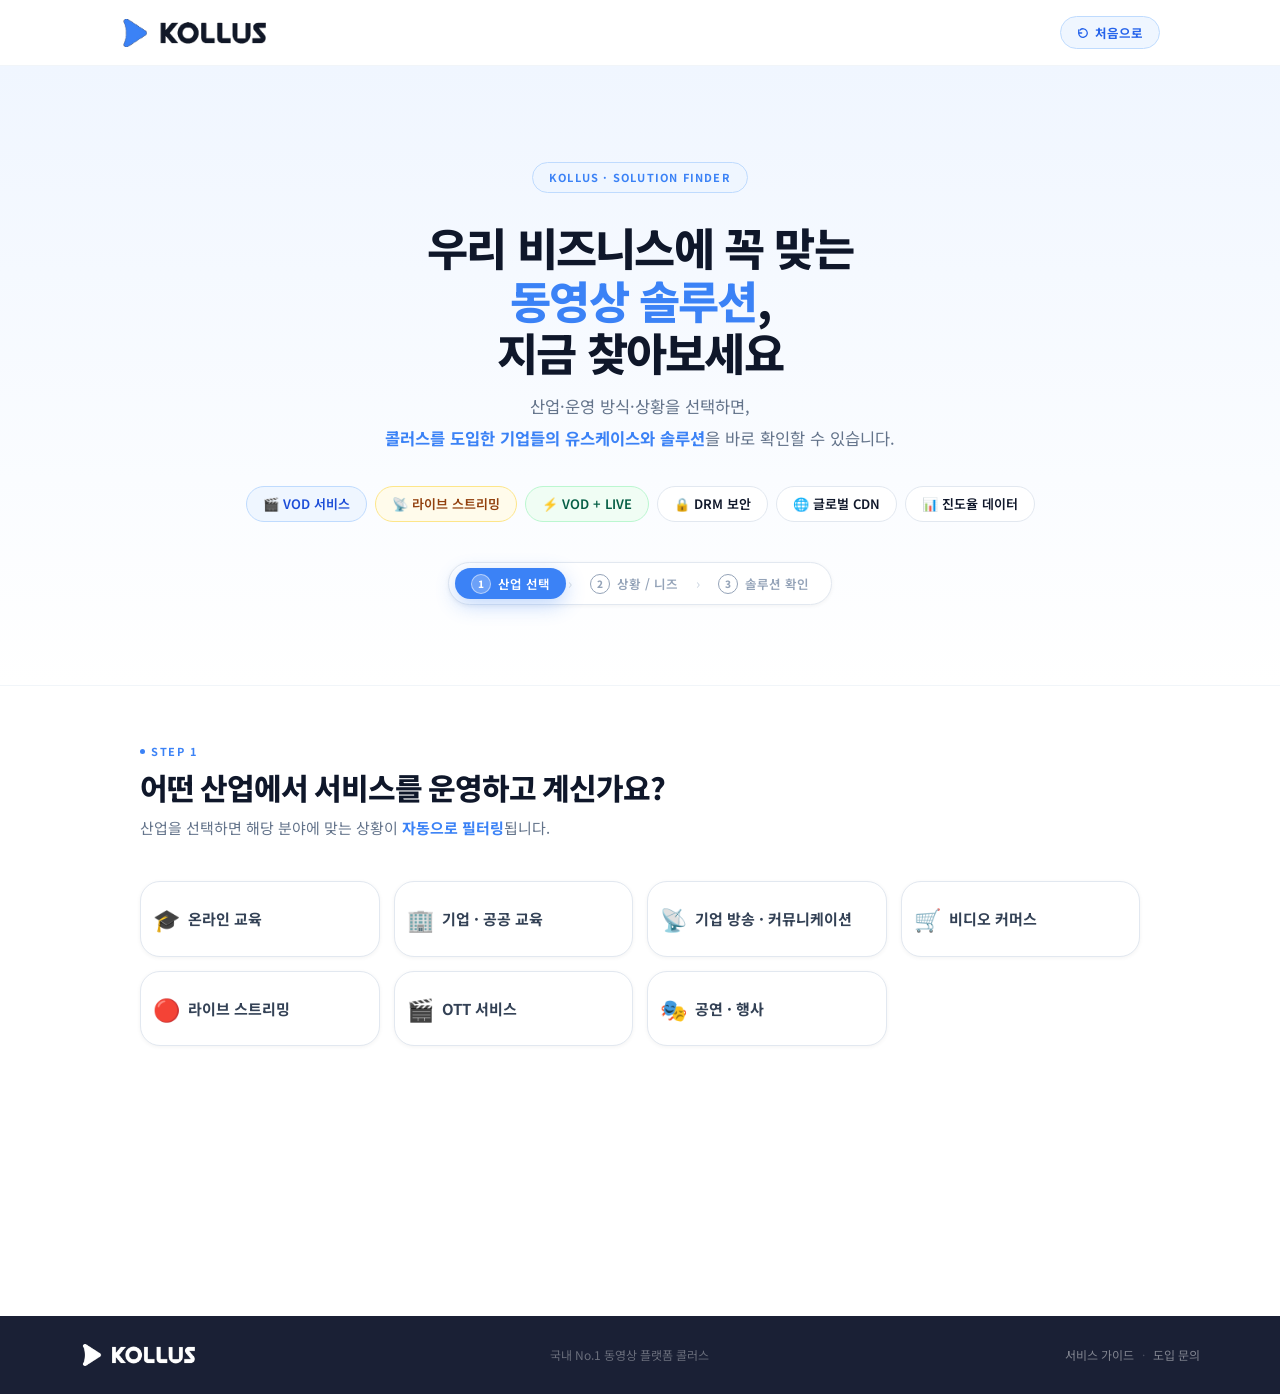
<file: kollus_finder/index.html>
<!DOCTYPE html>
<html lang="ko">
<head>
<meta charset="UTF-8">
<meta name="viewport" content="width=device-width, initial-scale=1.0">
<title>우리 비즈니스에 맞는 동영상 솔루션 찾기 | 콜러스</title>

<!-- SEO -->
<meta name="description" content="산업·운영 방식·상황을 선택하면 콜러스를 도입한 기업들의 유스케이스와 솔루션을 바로 확인할 수 있습니다. 교육, 기업, 방송, 커머스, OTT, 공연 등 7개 산업 27개 유스케이스.">
<meta name="keywords" content="콜러스, Kollus, 동영상 솔루션, 비디오 스트리밍, DRM, VOD, 라이브 스트리밍, 이러닝, 동영상 보안, 카테노이드, Catenoid">
<meta name="robots" content="index, follow">
<link rel="canonical" href="https://ctnd-marketing.github.io/kollus/kollus_finder/index.html">

<!-- Open Graph -->
<meta property="og:type" content="website">
<meta property="og:title" content="우리 비즈니스에 맞는 동영상 솔루션 찾기 | 콜러스">
<meta property="og:description" content="산업·운영 방식·상황을 선택하면 콜러스를 도입한 기업들의 유스케이스와 솔루션을 바로 확인할 수 있습니다.">
<meta property="og:url" content="https://ctnd-marketing.github.io/kollus/kollus_finder/index.html">
<meta property="og:site_name" content="콜러스(Kollus)">
<meta property="og:image" content="https://ctnd-marketing.github.io/kollus/kollus_finder/KOLLUS_solution-finder.png">
<meta property="og:image:width" content="1500">
<meta property="og:image:height" content="788">
<meta property="og:image:alt" content="콜러스 솔루션 파인더 — 우리 비즈니스에 맞는 동영상 솔루션 찾기">

<!-- Twitter Card -->
<meta name="twitter:card" content="summary_large_image">
<meta name="twitter:title" content="우리 비즈니스에 맞는 동영상 솔루션 찾기 | 콜러스">
<meta name="twitter:description" content="산업·운영 방식·상황을 선택하면 콜러스를 도입한 기업들의 유스케이스와 솔루션을 바로 확인할 수 있습니다.">
<meta name="twitter:image" content="https://ctnd-marketing.github.io/kollus/kollus_finder/KOLLUS_solution-finder.png">

<!-- GEO (Structured Data) -->
<script type="application/ld+json">
{
  "@context": "https://schema.org",
  "@type": "WebApplication",
  "name": "콜러스 솔루션 파인더",
  "description": "콜러스를 도입한 기업들의 동영상 유스케이스와 솔루션을 산업·운영 방식·상황별로 찾아볼 수 있는 도구입니다.",
  "url": "https://ctnd-marketing.github.io/kollus/kollus_finder/index.html",
  "applicationCategory": "BusinessApplication",
  "operatingSystem": "Web",
  "provider": {
    "@type": "Organization",
    "name": "카테노이드",
    "alternateName": "Catenoid",
    "url": "https://www.catenoid.net"
  },
  "about": {
    "@type": "Thing",
    "name": "동영상 스트리밍 솔루션",
    "description": "VOD, 라이브 스트리밍, DRM 보안, CDN, 진도율 데이터 등 기업용 동영상 플랫폼 솔루션"
  }
}
</script>
<link href="https://fonts.googleapis.com/css2?family=Noto+Sans+KR:wght@400;500;600;700;800&display=swap" rel="stylesheet">
<style>
@import url('https://fonts.googleapis.com/css2?family=Noto+Sans+KR:wght@400;500;600;700;800&display=swap');

:root {
  --blue:    #3B82F6;
  --blue-d:  #2563EB;
  --blue-50: #EFF6FF;
  --blue-100:#DBEAFE;
  --blue-200:#BFDBFE;
  --navy:    #1A2035;

  --gray-50: #F8FAFC;
  --gray-100:#F1F5F9;
  --gray-200:#E2E8F0;
  --gray-300:#CBD5E1;
  --gray-400:#94A3B8;
  --gray-500:#64748B;
  --gray-700:#334155;
  --gray-900:#0F172A;
  --white:   #FFFFFF;

  --vod-bg:#EFF6FF; --vod-b:#BFDBFE; --vod-t:#1D4ED8;
  --live-bg:#FFFBEB; --live-b:#FDE68A; --live-t:#92400E;
  --both-bg:#F0FDF4; --both-b:#BBF7D0; --both-t:#065F46;

  --r-sm:8px; --r-md:12px; --r-lg:16px; --r-xl:20px; --r-2xl:28px; --r-3xl:36px; --r-pill:999px;
  --sh-xs:0 1px 4px rgba(0,0,0,.05);
  --sh-sm:0 4px 12px rgba(0,0,0,.07);
  --sh-md:0 8px 24px rgba(0,0,0,.09);
  --sh-lg:0 16px 48px rgba(0,0,0,.1);
  --sh-blue:0 6px 20px rgba(59,130,246,.32);
  --ease:.2s cubic-bezier(.4,0,.2,1);
}
*,*::before,*::after{box-sizing:border-box;margin:0;padding:0}
html{scroll-behavior:auto}
body{font-family:'Noto Sans KR',sans-serif;background:var(--white);color:var(--gray-900);-webkit-font-smoothing:antialiased;line-height:1.7}

/* ────────────────────────────────────────────
   HEADER NAV
──────────────────────────────────────────── */
.site-header{
  background:rgba(255,255,255,.95);
  border-bottom:1px solid var(--gray-100);
  padding:1rem 0;
  position:sticky;top:0;z-index:100;
  backdrop-filter:blur(8px);
}
.site-header-inner{
  max-width:1120px;margin:0 auto;padding:0 2.5rem;
  display:flex;align-items:center;justify-content:space-between;
}
.logo{display:flex;align-items:center;text-decoration:none}
.logo-mark{width:26px;height:26px;background:var(--blue);border-radius:6px;display:flex;align-items:center;justify-content:center}
.logo-txt{font-size:17px;font-weight:800;color:var(--navy);letter-spacing:-.02em}
.header-reset{
  display:inline-flex;align-items:center;gap:6px;
  padding:6px 16px;background:var(--blue-50);
  border:1px solid var(--blue-200);border-radius:var(--r-pill);
  color:var(--blue-d);font-size:12.5px;font-weight:700;cursor:pointer;
  font-family:inherit;transition:var(--ease);
}
.header-reset:hover{background:var(--blue-100);border-color:var(--blue)}

/* ────────────────────────────────────────────
   HERO
──────────────────────────────────────────── */
.hero{
  background:linear-gradient(180deg,#F0F6FF 0%,var(--white) 100%);
  border-bottom:1px solid var(--gray-100);
  padding:6rem 0 5rem;text-align:center;
}
.hero-inner{max-width:900px;margin:0 auto;padding:0 2.5rem}
.hero-badge{
  display:inline-flex;align-items:center;gap:6px;
  background:var(--blue-50);border:1.5px solid var(--blue-200);
  border-radius:var(--r-pill);padding:5px 16px;
  font-size:11px;font-weight:700;color:var(--blue);
  letter-spacing:1.2px;text-transform:uppercase;margin-bottom:1.75rem;
}
.hero h1{
  font-size:clamp(1.85rem,3.5vw,3rem);font-weight:800;
  color:var(--gray-900);line-height:1.18;
  letter-spacing:-.04em;margin-bottom:.75rem;
}
.hero h1 em{font-style:normal;color:var(--blue)}
.hero-desc{
  font-size:16.5px;color:var(--gray-500);
  line-height:1.9;max-width:560px;margin:0 auto 2rem;
}
.hero-desc b{color:var(--blue);font-weight:700}

/* hero keyword chips */
.hero-chips{
  display:flex;flex-wrap:wrap;justify-content:center;gap:8px;
  margin-bottom:2.5rem;
}
.h-chip{
  font-size:13px;font-weight:600;padding:6px 16px;
  border-radius:var(--r-pill);border:1.5px solid;
}
.h-chip-vod { background:#EFF6FF;color:#1D4ED8;border-color:#BFDBFE; }
.h-chip-live{ background:#FFFBEB;color:#92400E;border-color:#FDE68A; }
.h-chip-both{ background:#F0FDF4;color:#065F46;border-color:#BBF7D0; }
.h-chip-gray{ background:var(--white);color:var(--gray-600);border-color:var(--gray-200); }

/* step progress */
.hero-progress{
  display:inline-flex;align-items:center;gap:0;
  background:var(--white);border:1px solid var(--gray-200);
  border-radius:var(--r-pill);padding:5px 6px;
  box-shadow:var(--sh-xs);
}
.h-step{display:flex;align-items:center;gap:7px;padding:5px 16px;border-radius:var(--r-pill);font-size:12.5px;font-weight:600;color:var(--gray-400);transition:var(--ease)}
.h-step.on{background:var(--blue);color:#fff;box-shadow:var(--sh-blue)}
.h-step.done{color:var(--gray-500)}
.h-step.done .h-dot{background:var(--gray-200);border-color:var(--gray-200);color:var(--gray-500)}
.h-dot{width:20px;height:20px;border-radius:50%;border:1.5px solid currentColor;display:flex;align-items:center;justify-content:center;font-size:10px;font-weight:800;flex-shrink:0;transition:var(--ease)}
.h-step.on .h-dot{background:rgba(255,255,255,.25);border-color:rgba(255,255,255,.5);color:#fff}
.h-sep{color:var(--gray-300);font-size:14px;padding:0 2px}

/* ────────────────────────────────────────────
   MAIN WRAP
──────────────────────────────────────────── */
.wrap{max-width:1080px;margin:0 auto;padding:3.5rem 2.5rem 8rem;min-height:70vh}

/* ────────────────────────────────────────────
   STEP PANELS
──────────────────────────────────────────── */
.step{display:none}
.step.on{display:block}


.s-tag,.step-tag{display:flex;align-items:center;gap:6px;font-size:11px;font-weight:700;letter-spacing:1.5px;text-transform:uppercase;color:var(--blue);margin-bottom:.5rem}
.s-tag-dot,.step-tag-dot{width:5px;height:5px;border-radius:50%;background:var(--blue);flex-shrink:0}
.s-title,.step-title{font-size:clamp(1.4rem,2.5vw,1.875rem);font-weight:800;color:var(--gray-900);letter-spacing:-.04em;line-height:1.25;margin-bottom:.5rem}
.s-sub,.step-sub{font-size:15px;color:var(--gray-500);margin-bottom:2.5rem;line-height:1.8;word-break:keep-all}
.s-sub b,.step-sub b{color:var(--blue);font-weight:700}

/* ────────────────────────────────────────────
   CTX BAR
──────────────────────────────────────────── */
.ctx{display:none;align-items:center;gap:10px;padding:9px 16px;background:var(--white);border:1px solid var(--gray-200);border-radius:var(--r-lg);margin-bottom:1.5rem;box-shadow:var(--sh-xs)}
.ctx.on{display:flex}
.ctx-back{font-size:12.5px;color:var(--gray-400);cursor:pointer;padding:4px 10px;border-radius:var(--r-sm);border:1px solid transparent;background:none;font-family:inherit;transition:var(--ease)}
.ctx-back:hover{border-color:var(--gray-200);color:var(--gray-600);background:var(--gray-50)}
.ctx-sep{width:1px;height:14px;background:var(--gray-200);flex-shrink:0}
.ctx-lbl,.ctx-label{font-size:10.5px;font-weight:700;letter-spacing:.5px;text-transform:uppercase;color:var(--gray-400)}
.ctx-chip{font-size:13px;font-weight:700;padding:3px 12px;background:var(--blue-50);color:var(--blue-d);border:1px solid var(--blue-200);border-radius:var(--r-pill)}

/* ────────────────────────────────────────────
   INDUSTRY GRID
──────────────────────────────────────────── */
.ind-grid{display:grid;grid-template-columns:repeat(4,1fr);gap:.875rem;margin-bottom:2.5rem}
.ind-card{
  background:var(--white);border:1.5px solid var(--gray-200);border-radius:var(--r-xl);
  padding:1.125rem .75rem;cursor:pointer;display:flex;align-items:center;gap:.5rem;
  transition:var(--ease);position:relative;box-shadow:var(--sh-xs);
}
.ind-card:hover{border-color:var(--blue-200);box-shadow:var(--sh-md);transform:translateY(-2px)}
.ind-card.sel{border-color:var(--blue);background:var(--blue-50);box-shadow:0 0 0 3px rgba(59,130,246,.1)}
.ind-card .ic{font-size:22px;flex-shrink:0;display:flex;align-items:center;justify-content:center;transition:var(--ease)}
.ind-card:hover .ic,.ind-card.sel .ic{transform:scale(1.12)}
.ind-card .lb{font-size:15px;font-weight:700;color:var(--gray-700);line-height:1.3;word-break:keep-all}
.ind-card.sel .lb{color:var(--blue-d)}
.ind-chk{position:absolute;top:9px;right:9px;width:17px;height:17px;border-radius:50%;background:var(--blue);color:#fff;display:none;align-items:center;justify-content:center;font-size:9px;font-weight:800}
.ind-card.sel .ind-chk{display:flex}

/* ────────────────────────────────────────────
   TABS
──────────────────────────────────────────── */
.tabs{display:grid;grid-template-columns:repeat(3,1fr);gap:12px;margin-bottom:1.25rem}
.tab{
  background:var(--white);border:1.5px solid var(--gray-200);border-radius:var(--r-2xl);
  padding:1.5rem 1.25rem;cursor:pointer;text-align:center;
  transition:var(--ease);font-family:inherit;box-shadow:var(--sh-xs);
}
.tab:hover{border-color:var(--gray-300);box-shadow:var(--sh-sm);transform:translateY(-1px)}
.tab .t-ic{font-size:28px;display:block;margin-bottom:.625rem;opacity:.3;filter:grayscale(1);transition:var(--ease)}
.tab .t-lb{font-size:16px;font-weight:800;color:var(--gray-400);display:block;margin-bottom:.25rem;transition:var(--ease)}
.tab .t-sl{font-size:13.5px;color:var(--gray-400);display:block;margin-bottom:.75rem;line-height:1.5}
.tab .t-cnt{font-size:11px;font-weight:700;padding:3px 11px;border-radius:var(--r-pill);background:var(--gray-100);color:var(--gray-400);display:inline-block;border:1px solid var(--gray-200);transition:var(--ease)}
.tab.on .t-ic{opacity:1;filter:none}
.tab.vod.on{background:var(--blue-50);border-color:var(--blue);border-width:2px}
.tab.vod.on .t-lb{color:var(--blue-d);font-size:16px}
.tab.vod.on .t-cnt{background:var(--blue);color:#fff;border-color:transparent}
.tab.live.on{background:#FFFBEB;border-color:#D97706;border-width:2px}
.tab.live.on .t-lb{color:#B45309;font-size:16px}
.tab.live.on .t-cnt{background:#D97706;color:#fff;border-color:transparent}
.tab.both.on{background:#F0FDF4;border-color:#059669;border-width:2px}
.tab.both.on .t-lb{color:#047857;font-size:16px}
.tab.both.on .t-cnt{background:#059669;color:#fff;border-color:transparent}

.mdesc{font-size:13.5px;line-height:1.7;padding:11px 16px;border-radius:var(--r-md);border:1px solid var(--gray-200);margin-bottom:1.5rem;background:var(--gray-50);display:none;color:var(--gray-500)}
.mdesc.on{display:block}
.mdesc.vod{background:var(--blue-50);border-color:var(--blue-200);color:var(--vod-t)}
.mdesc.live{background:#FFFBEB;border-color:#FDE68A;color:var(--live-t)}
.mdesc.both{background:#F0FDF4;border-color:#BBF7D0;color:var(--both-t)}

/* ────────────────────────────────────────────
   STRIP
──────────────────────────────────────────── */
.strip{display:flex;align-items:center;gap:6px;flex-wrap:wrap;padding:9px 14px;background:var(--white);border:1px solid var(--gray-200);border-radius:var(--r-lg);margin-bottom:1.5rem;min-height:44px;box-shadow:var(--sh-xs)}
.strip-lbl{font-size:10.5px;font-weight:700;color:var(--gray-400);text-transform:uppercase;letter-spacing:.6px;margin-right:4px}
.strip-tab-badge{font-size:10px;font-weight:800;padding:2px 8px;border-radius:var(--r-pill);white-space:nowrap;letter-spacing:.5px;text-transform:uppercase}
.strip-tab-badge.vod{background:#DBEAFE;color:#1D4ED8}
.strip-tab-badge.live{background:#FEF3C7;color:#B45309}
.strip-tab-badge.both{background:#D1FAE5;color:#047857}
.strip-sep{width:1px;height:14px;background:var(--gray-200);flex-shrink:0;align-self:center}
.spill{display:inline-flex;align-items:center;gap:4px;padding:4px 12px;border-radius:var(--r-pill);font-size:13px;font-weight:600}
.spill span:first-child{max-width:220px;overflow:hidden;text-overflow:ellipsis;white-space:nowrap}
.spill.vod{background:var(--blue-50);color:var(--vod-t);border:1px solid var(--blue-200)}
.spill.live{background:#FFFBEB;color:var(--live-t);border:1px solid #FDE68A}
.spill.both{background:#F0FDF4;color:var(--both-t);border:1px solid #BBF7D0}
.spill-x{cursor:pointer;opacity:.4;font-size:13px;transition:opacity var(--ease)}
.spill-x:hover{opacity:1}
.strip-none{font-size:13px;color:var(--gray-400);font-style:italic}

/* ────────────────────────────────────────────
   SIT LIST
──────────────────────────────────────────── */
.sit-panel{display:none}
.sit-panel.on{display:block}
.sit-list{display:grid;grid-template-columns:1fr 1fr;gap:10px;margin-bottom:2.5rem}
.sit{display:flex;align-items:center;gap:10px;padding:14px 18px;border-radius:var(--r-xl);border:1.5px solid var(--gray-200);cursor:pointer;background:var(--white);transition:var(--ease);min-height:56px}
.sit:hover{border-color:#93C5FD;background:var(--blue-50);transform:translateY(-1px);box-shadow:var(--sh-sm)}
.sit.vod{background:var(--blue-50);border-color:var(--blue-200)}
.sit.live{background:#FFFBEB;border-color:#FDE68A}
.sit.both{background:#F0FDF4;border-color:#BBF7D0}
.sit-box{width:18px;height:18px;border-radius:4px;border:2px solid var(--gray-300);flex-shrink:0;display:flex;align-items:center;justify-content:center;background:#fff;transition:var(--ease)}
.sit-box svg{display:none;width:9px;height:9px}
.sit.vod .sit-box{background:var(--blue);border-color:var(--blue)}
.sit.live .sit-box{background:#D97706;border-color:#D97706}
.sit.both .sit-box{background:#059669;border-color:#059669}
.sit.vod .sit-box svg,.sit.live .sit-box svg,.sit.both .sit-box svg{display:block}
.sit-txt{font-size:15px;color:var(--gray-600);line-height:1.5;font-weight:500}
.sit-cat-hd{font-size:11.5px;font-weight:800;letter-spacing:.4px;padding:4px 10px;margin-top:1rem;margin-bottom:2px;display:inline-flex;align-items:center;gap:5px;border-radius:var(--r-pill);grid-column:1/-1;width:fit-content}
.sit-cat-hd:first-child{margin-top:0}
.sit-cat-hd.cat-보안{background:#FEE2E2;color:#B91C1C}
.sit-cat-hd.cat-스트리밍{background:#DBEAFE;color:#1D4ED8}
.sit-cat-hd.cat-플레이어{background:#EDE9FE;color:#6D28D9}
.sit-cat-hd.cat-데이터개발{background:#D1FAE5;color:#065F46}
.sit.vod .sit-txt{color:var(--vod-t);font-weight:600}
.sit.live .sit-txt{color:var(--live-t);font-weight:600}
.sit.both .sit-txt{color:var(--both-t);font-weight:600}
.sit-empty{font-size:13px;color:var(--gray-400);font-style:italic;padding:8px 2px}

/* ────────────────────────────────────────────
   RESULTS
──────────────────────────────────────────── */
.r-meta{display:flex;align-items:center;gap:10px;font-size:15px;font-weight:600;color:#1E3A5F;margin-bottom:2.5rem;padding:16px 22px;background:var(--blue-50);border-radius:var(--r-lg);border:1px solid var(--blue-200)}
.r-dot{width:7px;height:7px;border-radius:50%;background:var(--blue);flex-shrink:0}
.r-meta b{color:var(--blue)}
.r-sec{font-size:13px;font-weight:800;letter-spacing:.8px;text-transform:uppercase;color:var(--gray-400);margin-bottom:1.5rem;display:flex;align-items:center;gap:10px}
.r-sec::after{content:'';flex:1;height:1px;background:var(--gray-200)}
/* CARD GRID */
.rc-grid{display:grid;grid-template-columns:repeat(3,1fr);gap:14px;margin-bottom:6px}
.rc{background:var(--white);border:1.5px solid var(--gray-200);border-radius:var(--r-xl);padding:24px;cursor:pointer;transition:var(--ease);box-shadow:var(--sh-xs);display:flex;flex-direction:column;gap:14px;position:relative}
.rc:hover{border-color:var(--blue-200);box-shadow:var(--sh-md);transform:translateY(-2px)}
.rc.top{border-color:var(--blue-200)}
.rc.top:hover{border-color:var(--blue)}
.rc-rank{position:absolute;top:14px;right:14px;width:24px;height:24px;border-radius:50%;display:flex;align-items:center;justify-content:center;font-size:11px;font-weight:800;background:var(--gray-100);color:var(--gray-400);border:1.5px solid var(--gray-200)}
.rc.top .rc-rank{background:var(--blue);color:#fff;border-color:var(--blue)}
.rc-head{display:flex;align-items:center;gap:7px;padding-right:32px;flex-wrap:wrap}
.rc-badge{font-size:10px;font-weight:700;padding:2px 8px;border-radius:var(--r-pill);background:var(--blue);color:#fff;white-space:nowrap;flex-shrink:0}
.rc-pill,.ac-pill{font-size:10px;font-weight:700;padding:2px 8px;border-radius:var(--r-pill)}
.pv{background:var(--blue-50);color:var(--vod-t);border:1px solid var(--blue-200)}
.pl{background:#FFFBEB;color:var(--live-t);border:1px solid #FDE68A}
.pb{background:#F0FDF4;color:var(--both-t);border:1px solid #BBF7D0}
.rc-name{font-size:16px;font-weight:800;color:var(--gray-900);line-height:1.3;word-break:keep-all}
.rc.top .rc-name{color:var(--blue-d)}
.rc-rest .rc-name{font-size:14px;font-weight:700;color:var(--gray-700)}
.rc-prod{font-size:12px;color:var(--gray-400);background:var(--gray-50);border:1px solid var(--gray-200);padding:4px 12px;border-radius:var(--r-pill);display:inline-block;align-self:flex-start}
.rc-tags{display:flex;flex-wrap:wrap;gap:4px}
.rc-tag{font-size:12px;padding:4px 11px;border-radius:var(--r-pill);background:var(--gray-50);color:var(--gray-500);border:1px solid var(--gray-200);font-weight:500}
.rc-btn{margin-top:auto;padding:11px 18px;border-radius:var(--r-lg);background:var(--blue-50);border:1.5px solid var(--blue-200);color:var(--blue-d);font-size:13px;font-weight:700;cursor:pointer;font-family:inherit;transition:var(--ease);text-align:center}
.rc:hover .rc-btn{background:var(--blue);color:#fff;border-color:var(--blue)}
.r-more{display:flex;align-items:center;justify-content:center;gap:7px;width:100%;margin-top:10px;padding:16px;border-radius:var(--r-lg);border:1.5px dashed var(--gray-300);background:var(--white);font-size:14px;font-weight:600;color:var(--gray-400);cursor:pointer;font-family:inherit;transition:var(--ease)}
.r-more:hover{border-color:var(--blue);color:var(--blue);background:var(--blue-50);border-style:solid}
.r-rest{display:none;margin-top:6px}
.r-rest.on{display:block}
/* MODAL */
.mo-overlay{display:none;position:fixed;inset:0;background:rgba(15,23,42,.55);z-index:1000;align-items:center;justify-content:center;padding:40px 24px;backdrop-filter:blur(2px);overflow:hidden}
.mo-overlay.on{display:flex}
.mo-box{background:var(--white);border-radius:var(--r-3xl);max-width:700px;width:100%;max-height:calc(100vh - 80px);display:flex;flex-direction:column;box-shadow:0 32px 80px rgba(0,0,0,.2);animation:moIn .22s ease}
body.mo-open{overflow:hidden}
html.mo-open{overflow:hidden}
@keyframes moIn{from{opacity:0;transform:translateY(16px) scale(.97)}to{opacity:1;transform:translateY(0) scale(1)}}
.mo-hd{display:flex;align-items:flex-start;gap:12px;padding:26px 28px 22px;border-bottom:1px solid var(--gray-100);background:var(--white);border-radius:var(--r-3xl) var(--r-3xl) 0 0;flex-shrink:0}
.mo-hd-left{flex:1;min-width:0}
.mo-meta{display:flex;align-items:center;gap:7px;margin-bottom:8px;flex-wrap:wrap}
.mo-rank{width:24px;height:24px;border-radius:50%;background:var(--blue);color:#fff;font-size:11px;font-weight:800;display:flex;align-items:center;justify-content:center;flex-shrink:0}
.mo-rank.rest{background:var(--gray-200);color:var(--gray-500);border:1.5px solid var(--gray-300)}
.mo-badge{font-size:10px;font-weight:700;padding:2px 8px;border-radius:var(--r-pill);background:var(--blue);color:#fff}
.mo-title{font-size:20px;font-weight:800;color:var(--gray-900);line-height:1.25;letter-spacing:-.03em;word-break:keep-all}
.mo-prod{font-size:12px;color:var(--blue);background:var(--blue-50);border:1px solid var(--blue-200);padding:3px 11px;border-radius:var(--r-pill);font-weight:700;display:inline-block;margin-top:10px}
.mo-close{width:32px;height:32px;border-radius:50%;background:var(--gray-100);border:none;cursor:pointer;display:flex;align-items:center;justify-content:center;color:var(--gray-500);flex-shrink:0;transition:var(--ease);margin-top:2px}
.mo-close:hover{background:var(--gray-200);color:var(--gray-900)}
.mo-body{padding:28px;overflow-y:auto;flex:1;min-height:0}
.mo-section{margin-bottom:26px}
.mo-section:last-child{margin-bottom:0}
.mo-lbl{font-size:12px;font-weight:800;letter-spacing:.8px;text-transform:uppercase;color:var(--gray-400);margin-bottom:12px;display:flex;align-items:center;gap:8px}
.mo-lbl::after{content:'';flex:1;height:1px;background:var(--gray-100)}
.mo-txt{font-size:15px;color:var(--gray-600);line-height:1.9}
.mo-pos{padding:16px 20px;background:var(--blue-50);border-left:3px solid var(--blue);border-radius:0 var(--r-md) var(--r-md) 0;font-size:15px;color:#1E3A5F;line-height:1.85;font-style:italic;font-weight:600}
.mo-cust{font-size:14px;color:var(--gray-500);line-height:1.8}
.mo-feat-grid{display:grid;grid-template-columns:1fr 1fr;gap:14px}
.mo-feat-group{}
.mo-feat-cat{font-size:11.5px;font-weight:700;color:var(--gray-400);letter-spacing:.3px;text-transform:uppercase;margin-bottom:8px}
.mo-feat-tags{display:flex;flex-wrap:wrap;gap:4px}
.mo-feat-tag{font-size:12px;padding:4px 11px;border-radius:var(--r-pill);background:var(--blue-50);color:var(--blue-d);border:1px solid var(--blue-200);font-weight:500}
.mo-ft{padding:20px 28px;border-top:1px solid var(--gray-100);background:var(--gray-50);border-radius:0 0 var(--r-3xl) var(--r-3xl);flex-shrink:0}
.mo-ft-btn{width:100%;padding:14px;border-radius:var(--r-xl);background:var(--blue);border:none;color:#fff;font-size:15px;font-weight:700;cursor:pointer;font-family:inherit;transition:var(--ease);box-shadow:var(--sh-blue)}
.mo-ft-btn:hover{background:var(--blue-d)}

/* ── RESPONSIVE for cards ── */

/* ────────────────────────────────────────────
   NAV
──────────────────────────────────────────── */
.nav{display:flex;align-items:center;gap:10px;margin-top:2.75rem;padding-top:1.75rem;border-top:1px solid var(--gray-200)}
.btn{padding:9px 20px;border-radius:var(--r-md);font-size:14px;font-weight:600;cursor:pointer;font-family:inherit;transition:var(--ease);border:1.5px solid var(--gray-200);background:var(--white);color:var(--gray-600);display:inline-flex;align-items:center;gap:5px}
.btn:hover{background:var(--gray-50);color:var(--gray-900);border-color:var(--gray-300)}
.btn-p{background:var(--blue);color:#fff;border-color:var(--blue);padding:9px 26px;box-shadow:var(--sh-blue)}
.btn-p:hover{background:var(--blue-d);border-color:var(--blue-d);color:#fff;box-shadow:0 6px 20px rgba(59,130,246,.4)}
.btn-p:disabled{opacity:.35;cursor:not-allowed;box-shadow:none}
.btn-r{margin-left:auto;color:#fff;background:#EF4444;border-color:#EF4444}
.btn-r:hover{background:#DC2626;border-color:#DC2626;color:#fff}

/* ────────────────────────────────────────────
   INQUIRY
──────────────────────────────────────────── */
.inq{display:none;margin-top:2.5rem}
.inq.on{display:block}
.inq-box{padding:2.5rem;background:var(--white);border:1.5px solid var(--gray-200);border-radius:var(--r-2xl);box-shadow:var(--sh-sm)}
.inq-title{font-size:24px;font-weight:800;color:var(--gray-900);margin-bottom:.625rem;letter-spacing:-.03em}
.inq-sub{font-size:15px;color:var(--gray-500);margin-bottom:1.75rem;line-height:1.75}
.inq-sub b{color:var(--blue);font-weight:700;text-decoration:underline;text-underline-offset:3px}
.inq-cols{display:grid;grid-template-columns:1fr 1fr;gap:1.5rem;align-items:start}
.prefill{background:var(--gray-50);border:1.5px solid var(--gray-200);border-radius:var(--r-lg);overflow:hidden}
.prefill-hd{display:flex;align-items:center;justify-content:space-between;padding:10px 15px;background:var(--white);border-bottom:1px solid var(--gray-200)}
.prefill-lbl{font-size:14.5px;font-weight:700;color:var(--gray-600)}
.prefill-btn{padding:6px 13px;border-radius:var(--r-md);background:var(--blue);color:#fff;border:none;font-size:12px;font-weight:700;cursor:pointer;font-family:inherit;transition:var(--ease)}
.prefill-btn:hover{background:var(--blue-d)}
pre.prefill-txt{padding:14px 15px;font-size:13px;color:var(--gray-700);line-height:1.9;white-space:pre-wrap;font-family:inherit;min-height:150px;font-weight:500}
.prefill-ok{display:none;font-size:12px;color:#065F46;font-weight:700;padding:7px 15px;background:#F0FDF4;border-top:1px solid #BBF7D0;text-align:center}
.pd-wrap{width:100%;overflow:hidden}

/* ────────────────────────────────────────────
   FOOTER
──────────────────────────────────────────── */
footer{background:var(--navy);padding:1.75rem 0}
.foot-links{display:flex;align-items:center;gap:8px}
.foot-link{font-size:12px;color:rgba(255,255,255,.45);text-decoration:none;transition:var(--ease)}
.foot-link:hover{color:rgba(255,255,255,.8)}
.foot-sep{font-size:12px;color:rgba(255,255,255,.2)}
.foot-inner{max-width:1200px;margin:0 auto;padding:0 2.5rem;display:flex;align-items:center;justify-content:space-between;flex-wrap:wrap;gap:.75rem}
.foot-brand{display:flex;align-items:center;gap:8px;font-size:15px;font-weight:800;color:#fff}
.foot-mark{width:22px;height:22px;background:var(--blue);border-radius:5px;display:flex;align-items:center;justify-content:center}
.foot-txt{font-size:12px;color:rgba(255,255,255,.35)}

/* ────────────────────────────────────────────
   MISC
──────────────────────────────────────────── */
.empty{padding:4rem 2rem;text-align:center;color:var(--gray-400);font-size:15px;border:1.5px dashed var(--gray-200);border-radius:var(--r-xl);background:var(--white)}

/* ────────────────────────────────────────────
   RESPONSIVE
──────────────────────────────────────────── */
@media(max-width:1024px){
  .ind-grid{grid-template-columns:repeat(2,1fr)}
  .rc-grid{grid-template-columns:repeat(2,1fr)}
}
@media(max-width:900px){
  .tabs{gap:.5rem}
  .tab{padding:1.125rem .875rem}
  .tab .t-ic{font-size:24px}
  .tab .t-lb{font-size:14px}
  .tab .t-sl{display:none}
  .sit-list{grid-template-columns:1fr}
  .inq-cols{grid-template-columns:1fr}
  .rc-grid{gap:10px}
}
@media(max-width:600px){
  .hero{padding:3.5rem 0 2.5rem}
  .hero h1{font-size:1.75rem}
  .hero-progress{display:none}
  .site-header-inner{padding:0 1.25rem}
  .wrap{padding:2.5rem 1.25rem 5rem}
  .ind-grid{grid-template-columns:repeat(2,1fr)}
  .tabs{gap:.4rem}
  .tab{padding:1rem .625rem;border-radius:var(--r-lg)}
  .tab .t-ic{font-size:22px}
  .tab .t-lb{font-size:13px}
  .tab .t-cnt{font-size:10.5px;padding:2px 8px}
  .sit{padding:11px 13px;min-height:48px}
  .sit-txt{font-size:13.5px}
  .nav{flex-wrap:wrap;gap:8px;margin-top:2rem}
  .btn-r{margin-left:0;width:100%;justify-content:center}
  .rc-grid,.rc-grid.rest-grid{grid-template-columns:1fr}
  .mo-feat-grid{grid-template-columns:1fr}
  .mo-overlay{align-items:flex-end;padding:0}
  .mo-box{border-radius:var(--r-2xl) var(--r-2xl) 0 0;max-height:92vh;width:100%;margin:0}

  .inq-box{padding:1.25rem}
}
</style>
</head>
<body>

<header class="site-header">
  <div class="site-header-inner">
    <div class="logo"><img src="[data-uri]" alt="KOLLUS" style="height:28px;width:auto;display:block"></div>
    <button onclick="reset()" class="header-reset">
      <svg width="12" height="12" viewBox="0 0 14 14" fill="none"><path d="M2 7a5 5 0 1 0 1.5-3.5" stroke="currentColor" stroke-width="1.5" stroke-linecap="round"/><polyline points="2,3.5 2,7 5.5,7" stroke="currentColor" stroke-width="1.5" stroke-linecap="round" stroke-linejoin="round"/></svg>
      처음으로
    </button>
  </div>
</header>

<section class="hero">
  <div class="hero-inner">
    <div class="hero-badge">KOLLUS · Solution Finder</div>
    <h1>우리 비즈니스에 꼭 맞는<br><em>동영상 솔루션</em>,<br>지금 찾아보세요</h1>
    <p class="hero-desc">산업·운영 방식·상황을 선택하면,<br><b>콜러스를 도입한 기업들의 유스케이스와 솔루션</b>을 바로 확인할 수 있습니다.</p>
    <div class="hero-chips">
      <span class="h-chip h-chip-vod">🎬 VOD 서비스</span>
      <span class="h-chip h-chip-live">📡 라이브 스트리밍</span>
      <span class="h-chip h-chip-both">⚡ VOD + LIVE</span>
      <span class="h-chip h-chip-gray">🔒 DRM 보안</span>
      <span class="h-chip h-chip-gray">🌐 글로벌 CDN</span>
      <span class="h-chip h-chip-gray">📊 진도율 데이터</span>
    </div>
    <div class="hero-progress">
      <div class="h-step on" id="hs1"><div class="h-dot" id="pn1">1</div><span id="pl1">산업 선택</span></div>
      <span class="h-sep">›</span>
      <div class="h-step" id="hs2"><div class="h-dot" id="pn2">2</div><span id="pl2">상황 / 니즈</span></div>
      <span class="h-sep">›</span>
      <div class="h-step" id="hs3"><div class="h-dot" id="pn3">3</div><span id="pl3">솔루션 확인</span></div>
    </div>
  </div>
</section>

<div class="wrap">

  <!-- Context bar -->
  <div class="ctx" id="ctx">
    <button class="ctx-back" onclick="go(1)">← 산업 변경</button>
    <div class="ctx-sep"></div>
    <span class="ctx-label">선택 산업</span>
    <span class="ctx-chip" id="ctx-chip">-</span>
  </div>

  <!-- Step 1 -->
  <div class="step on" id="s1">
    <p class="step-tag"><span class="step-tag-dot"></span>Step 1</p>
    <h2 class="step-title">어떤 산업에서 서비스를 운영하고 계신가요?</h2>
    <p class="step-sub">산업을 선택하면 해당 분야에 맞는 상황이 <b>자동으로 필터링</b>됩니다.</p>
    <div class="ind-grid" id="ind-grid"></div>

  </div>

  <!-- Step 2 -->
  <div class="step" id="s2">
    <p class="step-tag"><span class="step-tag-dot"></span>Step 2</p>
    <h2 class="step-title">현재 어떤 상황이나 니즈가 있으신가요?</h2>
    <p class="step-sub">운영 방식 탭을 먼저 선택하고, 상황을 골라주세요. <b>복수 선택 가능</b>합니다.</p>
    <div class="tabs">
      <button class="tab vod on" id="tv" onclick="switchTab('vod')">
        <span class="t-ic">🎬</span><span class="t-lb">VOD</span>
        <span class="t-sl">녹화·다시보기 영상</span>
        <span class="t-cnt" id="cv">0</span>
      </button>
      <button class="tab live" id="tl" onclick="switchTab('live')">
        <span class="t-ic">📡</span><span class="t-lb">LIVE</span>
        <span class="t-sl">실시간 방송·스트리밍</span>
        <span class="t-cnt" id="cl">0</span>
      </button>
      <button class="tab both" id="tb" onclick="switchTab('both')">
        <span class="t-ic">⚡</span><span class="t-lb">VOD + LIVE</span>
        <span class="t-sl">두 방식을 함께 운영</span>
        <span class="t-cnt" id="cb">0</span>
      </button>
    </div>
    <div class="mdesc vod on" id="dv">미리 촬영·편집된 영상을 원하는 시간에 반복 시청하는 서비스입니다. 이러닝, 강의 다시보기, 도서 부록 영상, OTT 등이 해당합니다.</div>
    <div class="mdesc live" id="dl">실시간으로 방송하고 시청자가 동시에 접속하는 서비스입니다. 라이브 강의, 타운홀, 공연 중계, 라이브커머스 등이 해당합니다.</div>
    <div class="mdesc both" id="db">라이브 방송과 VOD 다시보기를 함께 운영하거나, 라이브 종료 후 자동으로 VOD로 전환이 필요한 경우입니다.</div>
    <div class="strip" id="strip"><span class="strip-none">아직 선택한 상황이 없습니다</span></div>
    <div class="sit-panel on" id="pv"><div class="sit-list" id="lv"></div></div>
    <div class="sit-panel"    id="pl"><div class="sit-list" id="ll"></div></div>
    <div class="sit-panel"    id="pb"><div class="sit-list" id="lb"></div></div>
    <div class="nav">
      <button class="btn" onclick="go(1)">← 이전</button>
      <button class="btn btn-p" id="btn2" disabled onclick="go(3)">솔루션 보기 →</button>
      <button class="btn btn-r" onclick="clearSits()">선택 초기화</button>
    </div>
  </div>

  <!-- Step 3 -->
  <div class="step" id="s3">
    <p class="step-tag"><span class="step-tag-dot"></span>Step 3</p>
    <h2 class="step-title">선택하신 조건에 맞는 솔루션입니다</h2>
    <p class="step-sub">카드를 클릭하면 자세한 내용과 주요 기능을 확인할 수 있습니다.</p>
    <div id="results"></div>
    <div class="nav">
      <button class="btn" onclick="go(2)">← 조건 수정</button>
      <button class="btn btn-r" onclick="reset()">처음부터 다시</button>
    </div>
  </div>

  <!-- Inquiry -->
  <div class="inq" id="inq">
    <div class="inq-box">
      <div class="inq-title">솔루션이 결정됐다면, 지금 바로 문의하세요</div>
      <div class="inq-sub">선택하신 조건이 자동으로 정리됩니다. 아래 내용을 복사해서 <b>문의 내용</b>란에 붙여넣어 주세요.</div>
      <div class="inq-cols">
        <div class="prefill">
          <div class="prefill-hd">
            <span class="prefill-lbl">📋 선택하신 조건 — 복사 후 붙여넣기</span>
            <button class="prefill-btn" onclick="copyPre()">복사하기</button>
          </div>
          <pre class="prefill-txt" id="pre-txt"></pre>
          <div class="prefill-ok" id="pre-ok">✓ 복사되었습니다</div>
        </div>
        <div class="pd-wrap">
          <div class="pipedriveWebForms" data-pd-webforms="https://webforms.pipedrive.com/f/1tgdA9o87kotVaCRBf8cDwNi0X9oUUMVHOWcVzKi1KgnqdCbGH0spcWwxsQPufFfB"><script src="https://webforms.pipedrive.com/f/loader"></script></div>
        </div>
      </div>
    </div>
  </div>


<!-- Modal -->
<div class="mo-overlay" id="mo-overlay" onclick="closeModal(event)">
  <div class="mo-box" id="mo-box">
    <div class="mo-hd">
      <div class="mo-hd-left">
        <div class="mo-meta" id="mo-meta"></div>
        <div class="mo-title" id="mo-title"></div>
        <div class="mo-prod" id="mo-prod"></div>
      </div>
      <button class="mo-close" onclick="closeModal(null)">
        <svg width="14" height="14" viewBox="0 0 14 14" fill="none"><path d="M1 1l12 12M13 1L1 13" stroke="currentColor" stroke-width="1.8" stroke-linecap="round"/></svg>
      </button>
    </div>
    <div class="mo-body" id="mo-body"></div>
    <div class="mo-ft">
      <button class="mo-ft-btn" onclick="closeModal(null);document.getElementById('inq').scrollIntoView({behavior:'smooth'})">📋 이 솔루션으로 견적 문의하기</button>
    </div>
  </div>
</div>

</div>

<footer>
  <div class="foot-inner">
    <div class="foot-brand"><img src="[data-uri]" alt="KOLLUS" style="height:22px;width:auto;display:block"></div>
    <div class="foot-txt">국내 No.1 동영상 플랫폼 콜러스</div>
    <div class="foot-links">
      <a href="https://docs.kollus.com/service-guide/" class="foot-link" target="_blank">서비스 가이드</a>
      <span class="foot-sep">·</span>
      <a href="https://www.catenoid.net/ko/contact/" class="foot-link" target="_blank">도입 문의</a>
    </div>
  </div>
</footer>

<script>
const INDUSTRIES=[
  {id:"edu",   label:"온라인 교육",             col:"blue"},
  {id:"corp",  label:"기업 · 공공 교육",         col:"green"},
  {id:"bcast", label:"기업 방송 · 커뮤니케이션",  col:"amber"},
  {id:"comm",  label:"비디오 커머스",             col:"pink"},
  {id:"live",  label:"라이브 스트리밍",           col:"teal"},
  {id:"ott",   label:"OTT 서비스",               col:"purple"},
  {id:"event", label:"공연 · 행사",              col:"coral"},
];

const UC=[
  /* ── 온라인 교육 (edu) ── */
  {id:"uc01",ind:"edu",mode:"both",name:"입시·어학 이러닝 스트리밍 서비스",
   sitVod:[{cat:"보안",txt:"콘텐츠 불법 유출 / 녹화 방지가 필요해요"},{cat:"데이터/개발",txt:"강사 정산을 위한 정확한 진도율 데이터가 필요해요"},{cat:"플레이어",txt:"AI 자막으로 운영 리소스를 줄이고 싶어요"}],
   sitLive:[{cat:"스트리밍",txt:"수험 시즌 대규모 동시 접속이 걱정돼요"},{cat:"보안",txt:"라이브 강의 / 웨비나 중 콘텐츠 유출을 방지해야 해요"}],
   sitBoth:[],
   features:{"보안":["콘텐츠 암호화 (DRM)","녹화 차단","기기 대수 제한","계정 공유 차단","동시 시청 제한","워터마킹"],"스트리밍":["대규모 트래픽 / CDN","VOD / 다시보기"],"플레이어":["배속 재생 / 이어보기","모바일 최적화"],"데이터/개발":["진도율 정밀 데이터","통계 / 리포트"]},
   product:"Kollus DRM / Multi DRM",
   situation:"스타 강사 IP 보호 최우선. 불법 녹화·계정 공유로 매출 손실. 수능·방학 시즌 수만 명 동시 접속. OTT 수준 플레이어 경험 요구.",
   position:"스타 강사의 IP를 지키고 수능 당일 수만 명이 몰려도 끊기지 않는 안정성, AI 자막으로 운영 비용까지 절감",
   customers:"메가스터디교육, 이투스에듀, 제우스교육, 단꿈아이, 하이테커, 린치핀에듀, 마스터프랩(글로벌), 강남인강, 경선식에듀, 야나두, 하위잉글리시, 아이비김영, 시사아카데미, YBMnet"},
  {id:"uc02",ind:"edu",mode:"vod",name:"학원 온오프라인 통합 스트리밍 서비스",
   sitVod:[{cat:"스트리밍",txt:"오프라인 수업을 빠르게 VOD로 제공해야 해요"},{cat:"보안",txt:"콘텐츠 불법 유출 / 녹화 방지가 필요해요"},{cat:"데이터/개발",txt:"강사 정산을 위한 정확한 진도율 데이터가 필요해요"}],
   sitLive:[],sitBoth:[],
   features:{"보안":["콘텐츠 암호화 (DRM)","녹화 차단","기기 대수 제한"],"스트리밍":["VOD / 다시보기","대규모 트래픽 / CDN"],"플레이어":["배속 재생 / 이어보기","모바일 최적화"],"데이터/개발":["진도율 정밀 데이터"]},
   product:"Kollus DRM",
   situation:"오프라인 수업 직후 결석생·복습 영상 즉시 제공 필요. 수동 공유로는 외부 유출 통제 불가. 운영 인력 개입 최소화.",
   position:"수업 직후 업로드 → 자동 인코딩 → 학원 앱 즉시 게시. 보안 유지하면서 운영 인력 개입 제로",
   customers:"시대인재, 대교(러닝센터), 메가스터디 러셀, 이투스에듀, 디쉐어, 한국경찰학원, 와우고시, 그레이프씨드 코리아"},
  {id:"uc03",ind:"edu",mode:"vod",name:"도서 연계 동영상 제공 서비스",
   sitVod:[{cat:"스트리밍",txt:"도서 부록 영상을 안전하게 배포하고 싶어요"},{cat:"스트리밍",txt:"학기 초 / 시험 기간 트래픽 급증이 걱정돼요"},{cat:"플레이어",txt:"다국어 또는 오디오 모드 학습이 필요해요"}],
   sitLive:[],sitBoth:[],
   features:{"보안":["콘텐츠 암호화 (DRM)","녹화 차단"],"스트리밍":["링크 기반 스트리밍","VOD / 다시보기","대규모 트래픽 / CDN"],"플레이어":["다국어 자막","오디오 모드"],"데이터/개발":[]},
   product:"Kollus DRM",
   situation:"도서 부록 영상 불법 유출 빈번. 학기 초·시험기간 트래픽 급증. 오디오 단독 스트리밍·다국어 자막 복합 요구.",
   position:"교재 구매자 전용 콘텐츠를 클릭 한 번에 안전하게. 오디오 모드·다국어 자막으로 학습 효율까지",
   customers:"키출판사, 개념원리, 아이지니(HLS)"},
  {id:"uc04",ind:"edu",mode:"both",name:"진로진학 커뮤니케이션 서비스",
   sitVod:[],
   sitLive:[{cat:"플레이어",txt:"실시간 라이브 강의 + 채팅 Q&A가 필요해요"},{cat:"스트리밍",txt:"수험 시즌 대규모 동시 접속이 걱정돼요"},{cat:"보안",txt:"라이브 강의 / 웨비나 중 콘텐츠 유출을 방지해야 해요"}],
   sitBoth:[{cat:"스트리밍",txt:"라이브 종료 후 VOD 다시보기를 바로 제공해야 해요"}],
   features:{"보안":["콘텐츠 암호화 (DRM)","녹화 차단"],"스트리밍":["저지연 라이브 (LIVE)","ABR 자동 화질 전환","대규모 트래픽 / CDN","VOD / 다시보기"],"플레이어":["라이브 채팅 / Q&A","모바일 최적화"],"데이터/개발":["통계 / 리포트","전담 헬프데스크"]},
   product:"Kollus DRM / 미디어인증",
   situation:"학교 방송실에서 전국 고교생 대상 실시간 진로 강의. 1시간 강의 + 30분 Q&A 구조. 실시간 채팅 양방향 소통 필수.",
   position:"전국 어디서나 접속해도 끊기지 않는 라이브 강의. 실시간 Q&A로 현장감 있는 진로 교육",
   customers:"강동구청(진로진학), 유니브"},
  {id:"uc05",ind:"edu",mode:"vod",name:"사이버대학교·평생교육원 이러닝 서비스",
   sitVod:[{cat:"플레이어",txt:"시청각 장애 학습자도 동등하게 수강할 수 있어야 해요"},{cat:"데이터/개발",txt:"강사 정산을 위한 정확한 진도율 데이터가 필요해요"},{cat:"보안",txt:"링크 기반으로 외부 시스템에 영상을 제공해야 해요"}],
   sitLive:[],sitBoth:[],
   features:{"보안":["콘텐츠 암호화 (DRM)"],"스트리밍":["링크 기반 스트리밍","VOD / 다시보기"],"플레이어":["장애인 학습자용 웹접근성 플레이어","스크린 리더 연동","AI 자동 자막","다국어 자막","360VR 플레이어"],"데이터/개발":["진도율 정밀 데이터"]},
   product:"Kollus DRM + Help Desk",
   situation:"강의 100% VOD. 장애인 학생 수천 명 웹접근성 법적 요구. 컨소시엄 대학 영상 제공. 콜센터 CS 50명+.",
   position:"장애인 포함 모든 학습자가 동등하게 수강. 웹접근성 품질인증 마크 획득 지원",
   customers:"한국열린사이버대학교, 남서울대학교 원격평생교육원, 인천인재평생교육진흥원"},
  {id:"uc06",ind:"edu",mode:"vod",name:"공무원·전문직 이러닝 스트리밍 서비스",
   sitVod:[{cat:"보안",txt:"콘텐츠 불법 유출 / 녹화 방지가 필요해요"},{cat:"데이터/개발",txt:"강사 정산을 위한 정확한 진도율 데이터가 필요해요"},{cat:"스트리밍",txt:"학기 초 / 시험 기간 트래픽 급증이 걱정돼요"}],
   sitLive:[],sitBoth:[],
   features:{"보안":["콘텐츠 암호화 (DRM)","워터마킹","동시 시청 제한"],"스트리밍":["대규모 트래픽 / CDN","VOD / 다시보기"],"플레이어":["배속 재생 / 이어보기","모바일 최적화"],"데이터/개발":["진도율 정밀 데이터","통계 / 리포트"]},
   product:"Kollus DRM",
   situation:"고가 수험 강의 콘텐츠 보안 최우선. 시험 시즌 대규모 동시 접속. 강사 정산을 위한 정교한 진도율 데이터 필요.",
   position:"합격을 향한 고가 강의, 보안은 기본 — 대규모 수험 트래픽에도 끊기지 않는 안정성",
   customers:"메가엠디/랜드, ST Unitas, 경찰단기, 한솔아카데미, 지스쿨, 올배움, 모아소방전문학원, 프라임에듀넷, 시대교육, 지안에듀, 링커리어"},
  {id:"uc07",ind:"edu",mode:"both",name:"직무 관련 이러닝 스트리밍 서비스 (국내)",
   sitVod:[{cat:"보안",txt:"콘텐츠 불법 유출 / 녹화 방지가 필요해요"},{cat:"데이터/개발",txt:"강사 정산을 위한 정확한 진도율 데이터가 필요해요"}],
   sitLive:[{cat:"보안",txt:"라이브 강의 / 웨비나 중 콘텐츠 유출을 방지해야 해요"}],
   sitBoth:[{cat:"데이터/개발",txt:"기존 LMS / 인트라넷과 API로 연동해야 해요"}],
   features:{"보안":["콘텐츠 암호화 (DRM)","녹화 차단","패턴 차단"],"스트리밍":["VOD / 다시보기","링크 기반 스트리밍"],"플레이어":["배속 재생 / 이어보기","멀티디바이스 지원"],"데이터/개발":["진도율 정밀 데이터","통계 / 리포트","API / LMS 연동"]},
   product:"Kollus DRM",
   situation:"강사 IP 보호 최우선. 강사별 수익 배분 정산을 위한 정교한 진도율 필요. API 기반 자동 업로드·트랜스코딩 워크플로우.",
   position:"강사의 저작권을 DRM으로 보호하고, 수익 배분 정산의 근거가 되는 초 단위 진도율 데이터 제공",
   customers:"탈잉, 디쉐어, 링커리어, 아이지엠세계경영연구원, 윌비스, YBMNet, 렛유인, 데이원컴퍼니, 데이원컴퍼니(비보안), ECK교육, 덴탈빈, 메디스트림, 데니어, 메디칼타임즈"},
  {id:"uc08",ind:"edu",mode:"vod",name:"직무 관련 이러닝 스트리밍 서비스 (글로벌)",
   sitVod:[{cat:"스트리밍",txt:"글로벌 수강생에게 서비스를 제공해야 해요"},{cat:"플레이어",txt:"AI 자막으로 운영 리소스를 줄이고 싶어요"}],
   sitLive:[],sitBoth:[],
   features:{"보안":["콘텐츠 암호화 (DRM)"],"스트리밍":["글로벌 CDN","ABR 자동 화질 전환","VOD / 다시보기"],"플레이어":["HTML5 표준 플레이어","다국어 자막"],"데이터/개발":["통계 / 리포트","채널 / 계정 관리","복수 담당자 로그인"]},
   product:"Multi DRM + 글로벌 CDN",
   situation:"국내 B2C → B2B → 글로벌 B2C 성장. 글로벌 CDN·다국어 자막이 핵심. 광고 삽입 기능 검토 중.",
   position:"국내에서 글로벌로 확장할 때 화질·자막·보안 모두 국제 표준으로",
   customers:"데이원컴퍼니(콜로소), 웅진컴퍼스"},
  {id:"uc09",ind:"edu",mode:"vod",name:"투자·재테크·헬스케어 스트리밍 서비스",
   sitVod:[{cat:"보안",txt:"콘텐츠 불법 유출 / 녹화 방지가 필요해요"},{cat:"보안",txt:"멀티 디바이스 사용과 계정 공유를 차단하고 싶어요"}],
   sitLive:[],sitBoth:[],
   features:{"보안":["콘텐츠 암호화 (DRM)","녹화 차단","기기 대수 제한","계정 공유 차단","동시 시청 제한","워터마킹"],"스트리밍":["VOD / 다시보기","대규모 트래픽 / CDN"],"플레이어":["모바일 최적화"],"데이터/개발":[]},
   product:"Kollus DRM",
   situation:"고가 투자 강의 불법 유출 시 매출 직접 타격. 아이디 공유 빈번. 투자 이슈 시 접속 폭주. 멀티디바이스 화면 캡처 차단 필수.",
   position:"재테크 강의의 핵심 자산을 DRM + 캡처 차단으로 완벽 보호. 계정 공유 원천 차단으로 매출 누수 방지",
   customers:"월급쟁이부자들, 3ProTV, KB증권방송, 로프트아일랜드, 용감한컴퍼니"},

  /* ── 기업 / 공공 교육 (corp) ── */
  {id:"uc11",ind:"corp",mode:"both",name:"기업 내부 교육 (HRD)",
   sitVod:[{cat:"보안",txt:"사내 교육 영상에 기밀 정보가 포함되어 보안이 중요해요"},{cat:"플레이어",txt:"AI 자막으로 운영 리소스를 줄이고 싶어요"}],
   sitLive:[],
   sitBoth:[{cat:"데이터/개발",txt:"기존 LMS / 인트라넷과 API로 연동해야 해요"}],
   features:{"보안":["콘텐츠 암호화 (DRM)","녹화 차단","내부망 접근 제한"],"스트리밍":["VOD / 다시보기","링크 기반 스트리밍","대규모 트래픽 / CDN"],"플레이어":["HTML5 표준 플레이어"],"데이터/개발":["진도율 정밀 데이터","API / LMS 연동","CMS API 연동"]},
   product:"미디어인증(재생URL) + API",
   situation:"사내 교육 영상에 기밀·신제품 정보 포함. 외부 유출 시 막대한 손실. 기존 보안 솔루션과 플레이어 충돌 방지.",
   position:"기업 기밀을 지키는 DRM. 기존 LMS와 충돌 없는 매끄러운 연동",
   customers:"삼성전자판매, CJ올리브영, KOICA, 한국컴패션"},
  {id:"uc12",ind:"corp",mode:"vod",name:"프랜차이즈·가맹점주 교육",
   sitVod:[{cat:"데이터/개발",txt:"가맹점주가 모바일로 간편하게 교육받게 하고 싶어요"},{cat:"기타",txt:"링크 하나로 교육 영상을 간편하게 공유하고 싶어요"}],
   sitLive:[],
   sitBoth:[{cat:"데이터/개발",txt:"기존 LMS / 인트라넷과 API로 연동해야 해요"}],
   features:{"보안":[],"스트리밍":["링크 기반 스트리밍","VOD / 다시보기"],"플레이어":["모바일 최적화"],"데이터/개발":["진도율 정밀 데이터","API / LMS 연동"]},
   product:"Kollus API + 미디어링크 콜백",
   situation:"매장에서 매뉴얼·레시피를 시청할 PC 환경 부재. 가맹점주 포털 로그인 후 모바일로 간편 학습.",
   position:"본사 포털 API 연동으로 가맹점주가 스마트폰 하나로 모든 교육 자료를 학습",
   customers:"F&B·유통 프랜차이즈 본사(노랑푸드, 투썸), 한솔교육(강사역량)"},
  {id:"uc13",ind:"corp",mode:"both",name:"전문 협회·단체 보수 교육",
   sitVod:[{cat:"데이터/개발",txt:"협회 회원 보수 교육을 비용 효율적으로 운영해야 해요"},{cat:"데이터/개발",txt:"CS 전담 인력 없이 안정적으로 운영할 수 있어야 해요"},{cat:"플레이어",txt:"AI 자막으로 운영 리소스를 줄이고 싶어요"}],
   sitLive:[{cat:"스트리밍",txt:"별도 IT 인력 없이 라이브 방송을 안정적으로 운영해야 해요"}],
   sitBoth:[],
   features:{"보안":["원타임 URL"],"스트리밍":["VOD / 다시보기","저지연 라이브 (LIVE)","링크 기반 스트리밍"],"플레이어":["HTML5 표준 플레이어","장애인 학습자용 웹접근성 플레이어"],"데이터/개발":[]},
   product:"Multi DRM or Not (종량제)",
   situation:"CS 전담 인력 없어 안정성·Help Desk 최우선. 회비 운영 조직 특성상 종량제 과금 선호.",
   position:"IT 담당자 없이도 안정적으로 운영. 시청 데이터만큼만 과금하는 합리적 구조",
   customers:"대한법무사협회, 한국세무사회, 개인정보보호협회, 미국골프지도자연맹, 한국식품산업협회, 건설산업교육원, 한국베터리산업협회"},

  /* ── 기업 방송 / 커뮤니케이션 (bcast) ── */
  {id:"uc10",ind:"bcast",mode:"both",name:"법정·안전 의무 교육",
   sitVod:[{cat:"데이터/개발",txt:"법정 의무 교육 진도율을 법적 증빙으로 활용해야 해요"},{cat:"플레이어",txt:"AI 자막으로 운영 리소스를 줄이고 싶어요"}],
   sitLive:[{cat:"스트리밍",txt:"분기말·연말 대규모 동시 접속에도 끊김 없이 서비스되어야 해요"}],sitBoth:[],
   features:{"보안":["콘텐츠 암호화 (DRM)"],"스트리밍":["대규모 트래픽 / CDN","VOD / 다시보기"],"플레이어":[],"데이터/개발":["진도율 정밀 데이터"]},
   product:"Kollus DRM (VOD)",
   situation:"분기말·연말 전 직원 동시 접속. 버퍼링 시 담당자 업무 마비. 진도율 오류 → 과태료 리스크.",
   position:"진도율 1%도 틀리지 않는 정확한 데이터. 연말 전 직원 동시 접속에도 흔들리지 않는 인프라",
   customers:"현대자동차, 한국가스안전공사, 한국해양수산연수원, 국민연금공단, 노사발전재단, 대한체육회, 모트라스, 사학진흥재단, 건설산업교육원"},
  {id:"uc14",ind:"bcast",mode:"both",name:"타운홀 등 기업 커뮤니케이션",
   sitVod:[],
   sitLive:[{cat:"플레이어",txt:"전 직원 타운홀 방송을 안정적으로 송출해야 해요"},{cat:"플레이어",txt:"오프라인 행사와 온라인 스트리밍을 함께 운영해야 해요"},{cat:"보안",txt:"내부 임직원에게만 라이브 접근을 제한해야 해요"}],
   sitBoth:[{cat:"데이터/개발",txt:"방송 후 VOD 아카이브를 내부망에서만 볼 수 있어야 해요"},{cat:"플레이어",txt:"AI 자막으로 운영 리소스를 줄이고 싶어요"}],
   features:{"보안":["콘텐츠 암호화 (DRM)","내부망 접근 제한"],"스트리밍":["저지연 라이브 (LIVE)","대규모 트래픽 / CDN","VOD / 다시보기"],"플레이어":["라이브 채팅 / Q&A","퀴즈 / 설문"],"데이터/개발":[]},
   product:"미디어인증(재생URL)",
   situation:"평소 수백 명 → 타운홀 당일 수천 명 급증. 오프라인 송출 파트너사와 턴키 제안 구조.",
   position:"타운홀 당일 수천 명이 몰려도 끊기지 않는 안정성. 내부망 제한으로 외부 유출 원천 차단",
   customers:"아모레퍼시픽, KTCS, 삼성전자판매"},
  {id:"uc15",ind:"bcast",mode:"live",name:"주주총회 · 민감 정보 공유",
   sitVod:[],
   sitLive:[{cat:"보안",txt:"주주총회 / 민감 정보를 인가된 대상에게만 공유해야 해요"},{cat:"스트리밍",txt:"저지연 라이브로 오프라인과 실시간 동기화가 필요해요"},{cat:"플레이어",txt:"글로벌 시청자에게 다국어 자막과 함께 송출해야 해요"},{cat:"보안",txt:"라이브 중 비인가자 접근 및 녹화를 차단해야 해요"}],
   sitBoth:[],
   features:{"보안":["콘텐츠 암호화 (DRM)","사번 / 회원 인증","내부망 접근 제한","녹화 차단"],"스트리밍":["저지연 라이브 (LIVE)","대규모 트래픽 / CDN"],"플레이어":["다국어 자막","라이브 채팅 / Q&A","퀴즈 / 설문"],"데이터/개발":[]},
   product:"Kollus DRM / Multi DRM",
   situation:"전자주총 의무화로 수요 급증. 수십~수백 개 방송 동시 생성 필요. 저지연 라이브 + 비인가자 차단.",
   position:"주총 시즌 수백 개 방송 동시 송출. 저지연으로 오프라인과 실시간 동기화",
   customers:"LG에너지솔루션, 메먼트"},
  {id:"uc16",ind:"bcast",mode:"vod",name:"기업·공공 홍보 영상 서비스",
   sitVod:[{cat:"스트리밍",txt:"홍보 영상을 설치·로그인 없이 즉시 재생되게 하고 싶어요"},{cat:"플레이어",txt:"공공기관 구형 브라우저에서도 재생되어야 해요"},{cat:"데이터/개발",txt:"영상의 구간별 시청 현황과 지역 데이터를 분석하고 싶어요"}],
   sitLive:[],sitBoth:[],
   features:{"보안":[],"스트리밍":["링크 기반 스트리밍","VOD / 다시보기"],"플레이어":["HTML5 표준 플레이어","장애인 학습자용 웹접근성 플레이어","모바일 최적화"],"데이터/개발":["시청 통계 / 지역 분석"]},
   product:"Kollus 동영상 호스팅",
   situation:"홍보 목적 → 로그인·설치 없이 클릭 즉시 재생 필수. 구형 관공서 브라우저 호환 필요.",
   position:"설치도 로그인도 없이 클릭 한 번에 재생. 구형 브라우저에서도 동일한 화질 보장",
   customers:"현대카드, 기획재정부, 안양시청, 의정부시청, 한국여성인권진흥원, 신세계아이앤씨(POS)"},

  /* ── 비디오 커머스 (comm) ── */
  {id:"uc17",ind:"comm",mode:"live",name:"라이브 커머스 서비스",
   sitVod:[],
   sitLive:[{cat:"스트리밍",txt:"끊김 없는 실시간 라이브커머스 방송이 필요해요"},{cat:"플레이어",txt:"SMB 고객이 핸드폰으로 간편하게 방송을 시작하게 해야 해요"},{cat:"데이터/개발",txt:"대기업 D2C 자사몰에 라이브를 API로 연동해야 해요"}],
   sitBoth:[],
   features:{"보안":[],"스트리밍":["저지연 라이브 (LIVE)","대규모 트래픽 / CDN"],"플레이어":["라이브 채팅 / Q&A","모바일 최적화"],"데이터/개발":["API / LMS 연동"]},
   product:"Kollus Live Commerce",
   situation:"SMB는 핸드폰 방송 즉시 시작 선호. 대기업은 D2C 자사몰 API 연동 턴키 필요.",
   position:"핸드폰으로 즉시 시작하는 SMB 라이브부터 대기업 D2C 자사몰 완전 연동까지",
   customers:"노랑풍선"},
  {id:"uc18",ind:"comm",mode:"vod",name:"상품 영상 / 후기 서비스",
   sitVod:[{cat:"플레이어",txt:"고화질 상품 영상으로 구매 전환율을 높이고 싶어요"},{cat:"스트리밍",txt:"빠른 인코딩과 안정적인 영상 호스팅이 필요해요"},{cat:"플레이어",txt:"짧은 영상을 웹페이지에 넣고 싶어요"}],
   sitLive:[],sitBoth:[],
   features:{"보안":[],"스트리밍":["링크 기반 스트리밍","VOD / 다시보기","ABR 자동 화질 전환"],"플레이어":["웹페이지 삽입","모바일 최적화"],"데이터/개발":[]},
   product:"찰나(Charlla)",
   productAlt:"Kollus Live Commerce",
   charllaSits:["짧은 영상을 웹페이지에 넣고 싶어요"],
   charllaFeats:["웹페이지 삽입"],
   situation:"상품 상세페이지 영상 품질이 구매 전환율에 직결. 빠른 인코딩·안정적 호스팅으로 운영 리소스 절감. 짧은 영상 웹페이지 삽입 수요 증가.",
   position:"상품 영상 하나가 구매 전환율을 가른다. 짧은 영상부터 고화질 상품 영상까지, 찰나(Charlla)로 운영 부담 제로",
   customers:"신성통상, 아난티"},

  /* ── 라이브 스트리밍 (live) ── */
  {id:"uc19",ind:"live",mode:"both",name:"방송 채널 웹 서비스 (24/7)",
   sitVod:[{cat:"스트리밍",txt:"방송 콘텐츠를 VOD로 아카이브해 다시 볼 수 있어야 해요"}],
   sitLive:[{cat:"스트리밍",txt:"24시간 방송 채널을 끊김 없이 운영해야 해요"},{cat:"스트리밍",txt:"글로벌 시청자에게 안정적으로 송출해야 해요"},{cat:"보안",txt:"라이브 스트림 URL을 외부에서 무단 사용하지 못하게 해야 해요"},{cat:"스트리밍",txt:"TV · 웹 · 모바일 앱 멀티채널을 동시에 운영해야 해요"}],
   sitBoth:[],
   features:{"보안":["원타임 URL","재생 URL 암호화"],"스트리밍":["글로벌 CDN","저지연 라이브 (LIVE)","24/7 안정 운영","ABR 자동 화질 전환"],"플레이어":[],"데이터/개발":[]},
   product:"Multi DRM + 글로벌 CDN",
   situation:"글로벌 시청자 대상 24시간 라이브. '항상 끊기지 않는 방송'이 최우선. 웹·모바일·스마트TV 멀티채널.",
   position:"24시간, 전 세계 어디서나 — 단 한 번의 끊김도 허용하지 않는 라이브 인프라",
   customers:"아리랑TV, 바둑TV"},
  {id:"uc20",ind:"live",mode:"both",name:"온라인 홈쇼핑 서비스",
   sitVod:[],
   sitLive:[{cat:"스트리밍",txt:"동시 접속자 수만 명을 처리해야 해요"},{cat:"스트리밍",txt:"TV · 웹 · 모바일 앱 멀티채널을 동시에 운영해야 해요"}],
   sitBoth:[],
   features:{"보안":[],"스트리밍":["대규모 트래픽 / CDN","저지연 라이브 (LIVE)","ABR 자동 화질 전환"],"플레이어":["HTML5 표준 플레이어","라이브 채팅 / Q&A","모바일 최적화"],"데이터/개발":["통계 / 리포트","구매 페이지 연동"]},
   product:"미디어인증(재생URL)",
   situation:"TV·PC웹·모바일앱 채널 동시 운영. 효자상품 방송 시 동시 접속자 1만~7만 명 급증. 비설치형 HTML5 플레이어 선호.",
   position:"동시 접속 7만 명에도 흔들리지 않는 CDN. TV에서 모바일까지 동일한 시청 경험",
   customers:"공영홈쇼핑, 우리홈쇼핑"},

  /* ── OTT (ott) ── */
  {id:"uc21",ind:"ott",mode:"vod",name:"영화·드라마 구독형 OTT 서비스",
   sitVod:[{cat:"플레이어",txt:"다양한 디바이스에서 고화질 스트리밍을 제공해야 해요"},{cat:"데이터/개발",txt:"OTT 서비스를 빠르게 론칭하고 싶어요"},{cat:"보안",txt:"멀티 디바이스 사용과 계정 공유를 차단하고 싶어요"}],
   sitLive:[],sitBoth:[],
   features:{"보안":["콘텐츠 암호화 (DRM)","원타임 URL","동시 시청 제한"],"스트리밍":["ABR 자동 화질 전환","글로벌 CDN","VOD / 다시보기"],"플레이어":["HTML5 표준 플레이어","플레이어 커스텀 (브랜드 컬러)","배속 재생 / 이어보기"],"데이터/개발":[]},
   product:"Multi DRM + ABR 스트리밍",
   situation:"멀티 비트레이트 자동 변환·ABR 스트리밍. 브랜드 컬러 플레이어 커스텀. 요금제별 동시 재생 기기 수 제어.",
   position:"원본 업로드 하나로 멀티 비트레이트 변환, 브랜드 플레이어, Multi DRM까지 — OTT 론칭 기술 장벽 제거",
   customers:"아시아N(moa-play), 미디어엘리트(채널W)"},
  {id:"uc22",ind:"ott",mode:"vod",name:"UGC / 리뷰 스트리밍 서비스",
   sitVod:[{cat:"스트리밍",txt:"사용자 업로드 영상을 자동으로 인코딩·배포해야 해요"},{cat:"스트리밍",txt:"대용량 영상을 빠르게 처리하고 안정적으로 스트리밍해야 해요"}],
   sitLive:[],sitBoth:[],
   features:{"보안":[],"스트리밍":["대규모 트래픽 / CDN","링크 기반 스트리밍","VOD / 다시보기"],"플레이어":[],"데이터/개발":["API / LMS 연동"]},
   product:"Kollus API + 트랜스코딩",
   situation:"대량 사용자 업로드 영상을 API로 자동 수집·트랜스코딩·배포. 안정적 스트리밍과 API 유연성이 핵심.",
   position:"대량 UGC를 API 하나로 자동 수집·인코딩·배포. 운영 인력 개입 없는 자동화 파이프라인",
   customers:"스마일게이트홀딩스"},
  {id:"uc23",ind:"ott",mode:"vod",name:"콘텐츠 배급 / 심사 서비스 (글로벌)",
   sitVod:[{cat:"보안",txt:"글로벌 배급 / 콘텐츠 심사 환경이 필요해요"}],
   sitLive:[],sitBoth:[],
   features:{"보안":["사번 / 회원 인증"],"스트리밍":["글로벌 CDN","ABR 자동 화질 전환","VOD / 다시보기"],"플레이어":["HTML5 표준 플레이어","장애인 학습자용 웹접근성 플레이어"],"데이터/개발":[]},
   product:"글로벌 CDN + 웹 표준 플레이어",
   situation:"전 세계 감독·심사위원 분산. 대용량 영상 글로벌 업로드·시청 필요. 국가별 네트워크 차이 문제.",
   position:"전 세계 어디서나 설치 없이 웹 브라우저로 즉시 고화질 심사 가능",
   customers:"부산국제영화제"},
  {id:"uc24a",ind:"ott",mode:"vod",name:"성인 콘텐츠 (AV) 스트리밍 서비스",
   sitVod:[{cat:"보안",txt:"콘텐츠 불법 유출 / 녹화 방지가 필요해요"},{cat:"보안",txt:"멀티 디바이스 사용과 계정 공유를 차단하고 싶어요"},{cat:"스트리밍",txt:"글로벌 수강생에게 서비스를 제공해야 해요"}],
   sitLive:[],sitBoth:[],
   features:{"보안":["콘텐츠 암호화 (DRM)","녹화 차단","기기 대수 제한","계정 공유 차단","동시 시청 제한","워터마킹"],"스트리밍":["글로벌 CDN","VOD / 다시보기","ABR 자동 화질 전환"],"플레이어":[],"데이터/개발":[]},
   product:"Kollus DRM / Multi DRM",
   situation:"AV 배우·콘텐츠 라이선스 계약 기반으로 저작권 보호가 최우선. 개발 전담 인력 없이 안정적 배포와 운영 컨설팅 필요. 글로벌 스트리밍 인프라 필수.",
   position:"DRM + 워터마킹 + 녹화 차단으로 배우·콘텐츠 저작권을 철저히 보호. 글로벌 CDN으로 국내외 어디서나 안정적 스트리밍",
   customers:"카브엔터테인먼트, 문화스테이, 리디파인미디어, MIB, 씨투비스, PlayboyTV"},

  /* ── 공연 / 행사 (event) ── */
  {id:"uc24",ind:"event",mode:"both",name:"공연 중계형 서비스 (유료)",
   sitVod:[{cat:"보안",txt:"불법 캡처 / 녹화를 원천 차단해야 해요"},{cat:"플레이어",txt:"유료 콘텐츠에 다국어 자막이 필요해요"}],
   sitLive:[{cat:"스트리밍",txt:"공연 / 콘서트를 유료로 온라인 실시간 중계하고 싶어요"},{cat:"보안",txt:"유료 라이브 중 불법 녹화 / 캡처를 차단해야 해요"}],
   sitBoth:[{cat:"스트리밍",txt:"라이브 종료 후 VOD 다시보기를 바로 제공해야 해요"}],
   features:{"보안":["콘텐츠 암호화 (DRM)","원타임 URL","녹화 차단","사번 / 회원 인증"],"스트리밍":["저지연 라이브 (LIVE)","VOD / 다시보기"],"플레이어":["다국어 자막"],"데이터/개발":[]},
   product:"Multi DRM + 원타임 URL",
   situation:"오프라인 공연 온라인 유료 수익화. VOD 중심·편성 라이브 혼합. 유료 콘텐츠 불법 유출에 매우 민감.",
   position:"유료 관람객의 화면 캡처를 원천 차단. 오프라인 공연의 가치를 온라인으로 완전히 확장",
   customers:"티켓링크, 국립극단"},
  {id:"uc25",ind:"event",mode:"both",name:"MICE / 학술대회 온라인 중계",
   sitVod:[],
   sitLive:[{cat:"스트리밍",txt:"학술대회 / 컨퍼런스를 온라인으로 실시간 진행해야 해요"},{cat:"보안",txt:"등록 참가자에게만 라이브 시청 접근을 제한해야 해요"}],
   sitBoth:[{cat:"스트리밍",txt:"라이브 종료 후 VOD 다시보기를 바로 제공해야 해요"}],
   features:{"보안":["사번 / 회원 인증"],"스트리밍":["저지연 라이브 (LIVE)","VOD / 다시보기"],"플레이어":["HTML5 표준 플레이어","장애인 학습자용 웹접근성 플레이어","라이브 채팅 / Q&A","퀴즈 / 설문"],"데이터/개발":[]},
   product:"Kollus LIVE + VOD",
   situation:"설치 없는 웹 기반 접속 선호. 행사 당일 라이브 + 즉시 VOD 다시보기. 실시간 Q&A 채팅 연동.",
   position:"설치 없이 링크 클릭으로 즉시 입장. 라이브 채팅 Q&A로 오프라인 현장과 온라인이 하나로",
   customers:"학회, 이벤트 기획사"},
  {id:"uc26",ind:"event",mode:"both",name:"종교 예배 / 행사 정기 중계",
   sitVod:[],
   sitLive:[{cat:"스트리밍",txt:"종교 예배 / 행사를 정기적으로 실시간 중계해야 해요"},{cat:"스트리밍",txt:"주말에도 운영 지원을 받을 수 있어야 해요"},{cat:"스트리밍",txt:"글로벌 교인에게 안정적으로 송출해야 해요"},{cat:"보안",txt:"라이브 스트림 URL을 외부에서 무단 사용하지 못하게 해야 해요"}],
   sitBoth:[{cat:"스트리밍",txt:"라이브 종료 후 VOD 다시보기를 바로 제공해야 해요"}],
   features:{"보안":["재생 URL 암호화"],"스트리밍":["저지연 라이브 (LIVE)","VOD / 다시보기","글로벌 CDN","24/7 안정 운영"],"플레이어":[],"데이터/개발":[]},
   product:"Kollus LIVE + VOD (미디어인증)",
   situation:"코로나19 이후 온라인 예배 일반화. 글로벌 교인 CDN 필요. 특정 시간 집중 트래픽. 주말 운영 지원 필수.",
   position:"주말 예배도 끊김 없이. 글로벌 교인까지 커버하는 CDN, 주말 운영 지원 체계",
   customers:"scj교회, 공생(단월드)"},
];

// ── 상태 ──────────────────────────────────────────────────
var st = { ind: null, sits: [] };
var curTab = 'vod';
var IND_ICONS = { edu:'🎓', corp:'🏢', bcast:'📡', comm:'🛒', live:'🔴', ott:'🎬', event:'🎭' };

// ── 유틸 ──────────────────────────────────────────────────
function $(id){ return document.getElementById(id); }

function sitsByTab(ind, tab) {
  var s = [];
  UC.filter(function(u){ return u.ind === ind; }).forEach(function(u){
    var arr = tab==='vod' ? u.sitVod : tab==='live' ? u.sitLive : u.sitBoth;
    arr.forEach(function(x){ if(s.findIndex(function(i){return i.txt===x.txt;})===-1) s.push(x); });
  });
  return s;
}

function sitTab(sit) {
  for(var i=0;i<UC.length;i++){
    var u=UC[i];
    if(u.ind!==st.ind) continue;
    if(u.sitVod.some(function(x){return x.txt===sit;})) return 'vod';
    if(u.sitLive.some(function(x){return x.txt===sit;})) return 'live';
    if(u.sitBoth.some(function(x){return x.txt===sit;})) return 'both';
  }
  return 'vod';
}

function scoreUC(u) {
  if(u.ind !== st.ind) return -1;
  if(st.sits.length > 0) {
    var allSits = u.sitVod.concat(u.sitLive).concat(u.sitBoth).map(function(x){return x.txt;});
    var hasAny = st.sits.some(function(s){ return allSits.indexOf(s) > -1; });
    if(!hasAny) return -1;
  }
  var score = 0;
  st.sits.forEach(function(s){
    var all = u.sitVod.concat(u.sitLive).concat(u.sitBoth).map(function(x){return x.txt;});
    if(all.indexOf(s) > -1) score += 3;
  });
  return score;
}

// ── 진행 표시 ──────────────────────────────────────────────
function updateProg(n) {
  for(var i=1;i<=3;i++){
    var hs=$('hs'+i), pn=$('pn'+i);
    if(!hs||!pn) continue;
    hs.className = i<n ? 'h-step done' : i===n ? 'h-step on' : 'h-step';
    pn.textContent = i<n ? '✓' : i;
  }
}

// ── 컨텍스트 바 ────────────────────────────────────────────
function updateCtx(n) {
  var bar=$('ctx'), chip=$('ctx-chip');
  if(!bar||!chip) return;
  if(!st.ind || n===1) { bar.className='ctx'; return; }
  bar.className='ctx on';
  var ind = INDUSTRIES.filter(function(i){ return i.id===st.ind; })[0];
  if(ind) chip.textContent = ind.label;
}

// ── 탭 전환 ────────────────────────────────────────────────
function switchTab(t) {
  curTab = t;
  ['vod','live','both'].forEach(function(x){
    var tab = x==='vod'?$('tv'):x==='live'?$('tl'):$('tb');
    var desc = x==='vod'?$('dv'):x==='live'?$('dl'):$('db');
    var panel = x==='vod'?$('pv'):x==='live'?$('pl'):$('pb');
    if(tab) tab.className = 'tab '+x+(x===t?' on':'');
    if(desc) desc.className = 'mdesc '+x+(x===t?' on':'');
    if(panel) panel.className = 'sit-panel'+(x===t?' on':'');
  });
}

// ── 탭 카운트 ──────────────────────────────────────────────
function updateCounts() {
  if(!st.ind) return;
  ['vod','live','both'].forEach(function(t){
    var el = t==='vod'?$('cv'):t==='live'?$('cl'):$('cb');
    if(el) el.textContent = sitsByTab(st.ind, t).length;
  });
}

// ── 선택 strip ─────────────────────────────────────────────


function updateStrip() {
  var el=$('strip');
  if(!el) return;
  while(el.firstChild) el.removeChild(el.firstChild);
  if(!st.sits.length) {
    var none=document.createElement('span');
    none.className='strip-none';
    none.textContent='아직 선택한 상황이 없습니다';
    el.appendChild(none);
    return;
  }
  // 탭별 그룹화
  var groups = { vod:[], live:[], both:[] };
  st.sits.forEach(function(s){
    var t = sitTab(s);
    if(groups[t]) groups[t].push(s);
  });
  var tabInfo = {
    vod:  { label:'VOD',      cls:'vod'  },
    live: { label:'LIVE',     cls:'live' },
    both: { label:'VOD+LIVE', cls:'both' }
  };
  ['vod','live','both'].forEach(function(t){
    if(!groups[t].length) return;
    // 탭 라벨 뱃지
    var badge = document.createElement('span');
    badge.className = 'strip-tab-badge ' + t;
    badge.textContent = tabInfo[t].label;
    el.appendChild(badge);
    // 항목 pill들
    groups[t].forEach(function(s){
      var pill = document.createElement('span');
      pill.className = 'spill ' + t;
      var txt = document.createElement('span');
      txt.textContent = s;
      var x = document.createElement('span');
      x.className = 'spill-x';
      x.textContent = '×';
      (function(sit){ x.onclick = function(){ removeSit(sit); }; })(s);
      pill.appendChild(txt);
      pill.appendChild(x);
      el.appendChild(pill);
    });
    // 구분선 (마지막 그룹 제외)
    var sep = document.createElement('span');
    sep.className = 'strip-sep';
    el.appendChild(sep);
  });
  // 마지막 구분선 제거
  var lastChild = el.lastChild;
  if(lastChild && lastChild.className === 'strip-sep') el.removeChild(lastChild);
}

function removeSit(s) {
  var idx=st.sits.indexOf(s);
  if(idx>-1) st.sits.splice(idx,1);
  renderS2();
  if($('btn2')) $('btn2').disabled = st.sits.length===0;
}

// ── 상황 항목 빌드 ─────────────────────────────────────────
function buildSit(sitObj) {
  var s = sitObj.txt;
  var cat = sitObj.cat;
  var t = sitTab(s);
  var isSel = st.sits.indexOf(s) > -1;
  var catColors = {'보안':'#EF4444','스트리밍':'#3B82F6','플레이어':'#8B5CF6','데이터/개발':'#059669'};
  var catColor = catColors[cat] || '#94A3B8';
  var el = document.createElement('div');
  el.className = 'sit' + (isSel ? ' '+t : '');
  el.innerHTML = '<div class="sit-box"><svg viewBox="0 0 9 7" fill="none"><polyline points="1,3.5 3.5,6 8,1" stroke="#fff" stroke-width="1.8" stroke-linecap="round" stroke-linejoin="round"/></svg></div>'
    + '<span class="sit-txt">'+s+'</span>'
    ;
  el.onclick = function() {
    var idx = st.sits.indexOf(s);
    if(idx > -1) {
      st.sits.splice(idx, 1);
      el.className = 'sit';
    } else {
      st.sits.push(s);
      el.className = 'sit ' + sitTab(s);
    }
    updateStrip();
    if($('btn2')) $('btn2').disabled = st.sits.length === 0;
  };
  return el;
}

// ── Step 2 렌더 ────────────────────────────────────────────
function renderS2() {
  if(!st.ind) return;
  var tabs = ['vod','live','both'];
  var listIds = { vod:'lv', live:'ll', both:'lb' };
  tabs.forEach(function(t){
    var el = $(listIds[t]);
    if(!el) return;
    el.innerHTML = '';
    var sits = sitsByTab(st.ind, t);
    if(!sits.length) {
      var d=document.createElement('div');
      d.className='sit-empty';
      d.textContent = '이 산업에는 해당 상황이 없습니다';
      el.appendChild(d);
    } else {
      var catOrder = ['보안','스트리밍','플레이어','데이터/개발'];
      catOrder.forEach(function(cat){
        var group = sits.filter(function(s){ return s.cat===cat; });
        if(!group.length) return;
        var hd = document.createElement('div');
        var catClass = 'cat-' + cat.replace('/','');
        hd.className = 'sit-cat-hd ' + catClass;
        hd.textContent = cat;
        el.appendChild(hd);
        group.forEach(function(s){ el.appendChild(buildSit(s)); });
      });
    }
  });
  updateCounts();
  updateStrip();
  switchTab(curTab);
  if($('btn2')) $('btn2').disabled = st.sits.length === 0;
}

// ── Step 3 렌더 ────────────────────────────────────────────
function pill(mode) {
  var cls = mode==='vod'?'pv':mode==='live'?'pl':'pb';
  var lbl = mode==='vod'?'VOD':mode==='live'?'LIVE':'VOD+LIVE';
  return '<span class="ac-pill '+cls+'">'+lbl+'</span>';
}

function getDisplayProduct(u) {
  if(u.id==='uc18') {
    var hcs = u.charllaSits && u.charllaSits.some(function(s){ return st.sits.indexOf(s)>-1; }); // charllaSits는 문자열 배열 유지
    return hcs ? '찰나(Charlla)' : 'Kollus Live Commerce';
  }
  return u.product;
}

function buildResultCard(u, i, isTop) {
  var dp = getDisplayProduct(u);
  var allF = [].concat(u.features['보안']||[]).concat(u.features['스트리밍']||[]).concat(u.features['플레이어']||[]).concat(u.features['데이터/개발']||[]).filter(Boolean);
  // 카드에는 상위 6개 태그만 표시
  var topF = allF.slice(0, 6);
  var tagHtml = topF.map(function(f){ return '<span class="rc-tag">'+f+'</span>'; }).join('');
  if(allF.length > 6) tagHtml += '<span class="rc-tag" style="color:var(--gray-400)">+' + (allF.length-6) + '</span>';
  var badge = isTop ? '<span class="rc-badge">추천</span>' : '';
  var cardCls = 'rc' + (isTop ? ' top' : ' rc-rest');
  var modePill = '<span class="rc-pill ' + (u.mode==='vod'?'pv':u.mode==='live'?'pl':'pb') + '">'
    + (u.mode==='vod'?'VOD':u.mode==='live'?'LIVE':'VOD+LIVE') + '</span>';
  return '<div class="'+cardCls+'" onclick="openModal(\''+u.id+'\')">'
    + '<div class="rc-rank">'+(i+1)+'</div>'
    + '<div class="rc-head">' + modePill + badge + '</div>'
    + '<div class="rc-name">'+u.name+'</div>'
    + '<div class="rc-prod">'+dp+'</div>'
    + '<div class="rc-tags">'+tagHtml+'</div>'
    + '<div class="rc-btn">상세보기 →</div>'
  + '</div>';
}

function renderResults() {
  var area = $('results');
  if(!area) return;
  var indLabel = '';
  var indObj = INDUSTRIES.filter(function(i){ return i.id===st.ind; })[0];
  if(indObj) indLabel = indObj.label;
  var scored = UC.map(function(u){ return {u:u, s:scoreUC(u)}; })
    .filter(function(x){ return x.s >= 0; })
    .sort(function(a,b){ return b.s - a.s; });
  if(!scored.length) {
    area.innerHTML = '<div style="padding:4rem 2rem;text-align:center;color:var(--gray-400);border:1.5px dashed var(--gray-200);border-radius:var(--r-xl);background:var(--white)">선택한 조건과 일치하는 유스케이스가 없습니다.</div>';
    setInquiry(indObj);
    return;
  }
  var top3 = scored.slice(0, 3);
  var rest = scored.slice(3);
  var html = '<div class="r-meta"><div class="r-dot"></div>' + indLabel + ' 영역에서 <b>' + scored.length + '개</b>의 유스케이스가 매칭되었습니다.</div>';
  html += '<div class="r-sec">추천 매칭 Top ' + Math.min(3, top3.length) + '</div>';
  html += '<div class="rc-grid">';
  top3.forEach(function(x, i){ html += buildResultCard(x.u, i, true); });
  html += '</div>';
  if(rest.length) {
    html += '<button class="r-more" id="more-btn" onclick="toggleMore()">▾ 그 외 '+rest.length+'개 유스케이스 더 보기</button>';
    html += '<div class="r-rest" id="r-rest"><div class="rc-grid rest-grid">';
    rest.forEach(function(x, i){ html += buildResultCard(x.u, i+3, false); });
    html += '</div></div>';
  }
  area.innerHTML = html;
  setInquiry(indObj);
}

function setInquiry(ind2) {
  if(!ind2) { var tmp=INDUSTRIES.filter(function(i){ return i.id===st.ind; })[0]; if(tmp) ind2=tmp; }
  var sitGroups = { vod:[], live:[], both:[] };
  st.sits.forEach(function(s){ var t=sitTab(s); if(sitGroups[t]) sitGroups[t].push(s); });
  var sitLines = '';
  if(sitGroups.vod.length)  sitLines += '[VOD]\n'  + sitGroups.vod.map(function(s){ return '- '+s; }).join('\n') + '\n\n';
  if(sitGroups.live.length) sitLines += '[LIVE]\n' + sitGroups.live.map(function(s){ return '- '+s; }).join('\n') + '\n\n';
  if(sitGroups.both.length) sitLines += '[VOD+LIVE]\n' + sitGroups.both.map(function(s){ return '- '+s; }).join('\n') + '\n\n';
  if(!sitLines) sitLines = '(선택 없음)\n';
  var pre = '[선택 산업]\n'+(ind2?ind2.label:'')+' \n\n[선택 상황 / 니즈]\n'+sitLines.trim();
  var pe=$('pre-txt'); if(pe) pe.textContent=pre;
  var inqEl=$('inq'); if(inqEl) inqEl.classList.add('on');
}

function openModal(ucId) {
  var u = UC.filter(function(x){ return x.id===ucId; })[0];
  if(!u) return;
  var dp = getDisplayProduct(u);
  // 순위 계산
  var scored = UC.map(function(x){ return {u:x, s:scoreUC(x)}; })
    .filter(function(x){ return x.s >= 0; })
    .sort(function(a,b){ return b.s - a.s; });
  var rank = scored.findIndex(function(x){ return x.u.id===ucId; }) + 1;
  var isTop = rank <= 3;
  var modePill = '<span class="rc-pill ' + (u.mode==='vod'?'pv':u.mode==='live'?'pl':'pb') + '" style="font-size:11px;padding:3px 10px">'
    + (u.mode==='vod'?'VOD':u.mode==='live'?'LIVE':'VOD+LIVE') + '</span>';
  // 헤더
  var metaHtml = '<span class="mo-rank' + (isTop?'':' rest') + '">' + rank + '</span>'
    + modePill
    + (isTop ? '<span class="mo-badge">추천</span>' : '');
  $('mo-meta').innerHTML = metaHtml;
  $('mo-title').textContent = u.name;
  $('mo-prod').textContent = dp;
  // 본문
  var featCats = ['보안','스트리밍','플레이어','데이터/개발'];
  var featHtml = '<div class="mo-feat-grid">';
  featCats.forEach(function(cat){
    var items = u.features[cat] || [];
    if(!items.length) return;
    featHtml += '<div class="mo-feat-group">'
      + '<div class="mo-feat-cat">' + cat + '</div>'
      + '<div class="mo-feat-tags">'
      + items.map(function(f){ return '<span class="mo-feat-tag">'+f+'</span>'; }).join('')
      + '</div></div>';
  });
  featHtml += '</div>';
  $('mo-body').innerHTML =
    '<div class="mo-section">'
    + '<div class="mo-lbl">고객 상황</div>'
    + '<div class="mo-txt">' + u.situation + '</div>'
    + '</div>'
    + '<div class="mo-section">'
    + '<div class="mo-lbl">콜러스가 제공하는 가치</div>'
    + '<div class="mo-pos">' + u.position + '</div>'
    + '</div>'
    + '<div class="mo-section">'
    + '<div class="mo-lbl">제공 기능</div>'
    + featHtml
    + '</div>'
    + '<div class="mo-section">'
    + '<div class="mo-lbl">주요 고객사</div>'
    + '<div class="mo-cust">' + u.customers + '</div>'
    + '</div>';
  var ov = $('mo-overlay');
  ov.classList.add('on');
  document.body.classList.add('mo-open');
  document.documentElement.classList.add('mo-open');
}

function closeModal(e) {
  if(e && e.target !== $('mo-overlay')) return;
  var ov = $('mo-overlay');
  ov.classList.remove('on');
  document.body.classList.remove('mo-open');
  document.documentElement.classList.remove('mo-open');
}

// ESC key to close modal
document.addEventListener('keydown', function(e){
  if(e.key==='Escape') closeModal(null);
});

function toggleMore() {
  var el=$('r-rest'), btn=$('more-btn');
  if(!el||!btn) return;
  var isOpen = el.classList.contains('on');
  el.classList.toggle('on', !isOpen);
  var inner = el.querySelector('.rc-grid');
  var n = inner ? inner.querySelectorAll('.rc').length : 0;
  btn.textContent = isOpen ? '▾ 그 외 '+n+'개 유스케이스 더 보기' : '▴ 접기';
}

// ── Step 이동 ──────────────────────────────────────────────
function go(n) {
  for(var i=1;i<=3;i++){
    var el=$('s'+i);
    if(el) el.className = 'step' + (i===n ? ' on' : '');
  }
  updateProg(n);
  updateCtx(n);
  if(n===2) renderS2();
  if(n===3) { renderResults(); var s3=document.getElementById('s3'); if(s3) s3.scrollIntoView({behavior:'smooth',block:'start'}); }
  if(n!==3) { var inqEl=$('inq'); if(inqEl) inqEl.classList.remove('on'); }
}

// ── Step 1 렌더 ────────────────────────────────────────────
function renderS1() {
  var grid=$('ind-grid');
  if(!grid) return;
  grid.innerHTML='';
  INDUSTRIES.forEach(function(ind){
    var el=document.createElement('div');
    el.className='ind-card'+(st.ind===ind.id?' sel':'');
    el.innerHTML='<span class="ic">'+IND_ICONS[ind.id]+'</span>'
      +'<span class="lb">'+ind.label+'</span>'
      +'<div class="ind-chk">✓</div>';
    el.onclick=function(){
      st.ind=ind.id; st.sits=[];
      document.querySelectorAll('.ind-card').forEach(function(c){ c.classList.remove('sel'); });
      el.classList.add('sel');
      setTimeout(function(){ go(2); }, 180);
    };
    grid.appendChild(el);
  });
}

// ── 초기화 함수들 ──────────────────────────────────────────
function clearSits() {
  st.sits=[];
  curTab='vod';
  renderS2();
}

function resetPipedriveForm() {
  var wrap = document.querySelector('.pd-wrap');
  if(!wrap) return;
  var url = 'https://webforms.pipedrive.com/f/1tgdA9o87kotVaCRBf8cDwNi0X9oUUMVHOWcVzKi1KgnqdCbGH0spcWwxsQPufFfB';
  wrap.innerHTML = '<div class="pipedriveWebForms" data-pd-webforms="'+url+'"></div>';
  var s = document.createElement('script');
  s.src = 'https://webforms.pipedrive.com/f/loader';
  s.onload = function(){};
  wrap.appendChild(s);
}

function reset() {
  st={ind:null,sits:[]};
  curTab='vod';
  var inqEl=$('inq'); if(inqEl) inqEl.classList.remove('on');
  var ctx=$('ctx'); if(ctx) ctx.className='ctx';
  resetPipedriveForm();
  renderS1();
  window.scrollTo(0,0);
  go(1);
}

function copyPre() {
  var el=$('pre-txt');
  if(!el) return;
  navigator.clipboard.writeText(el.textContent).then(function(){
    var ok=$('pre-ok'); if(ok){ok.style.display='block'; setTimeout(function(){ok.style.display='none';},2500);}
  }).catch(function(){
    var r=document.createRange(); r.selectNode(el);
    window.getSelection().removeAllRanges(); window.getSelection().addRange(r);
    document.execCommand('copy');
    window.getSelection().removeAllRanges();
    var ok=$('pre-ok'); if(ok){ok.style.display='block'; setTimeout(function(){ok.style.display='none';},2500);}
  });
}

// ── 시작 ──────────────────────────────────────────────────
(function(){
  function init(){
    var g=$('ind-grid');
    if(!g){ setTimeout(init,50); return; }
    window.scrollTo(0,0);
    renderS1();
    go(1);
  }
  if(document.readyState==='loading') document.addEventListener('DOMContentLoaded',init);
  else init();
})();
</script>
</body>
</html>
</file>
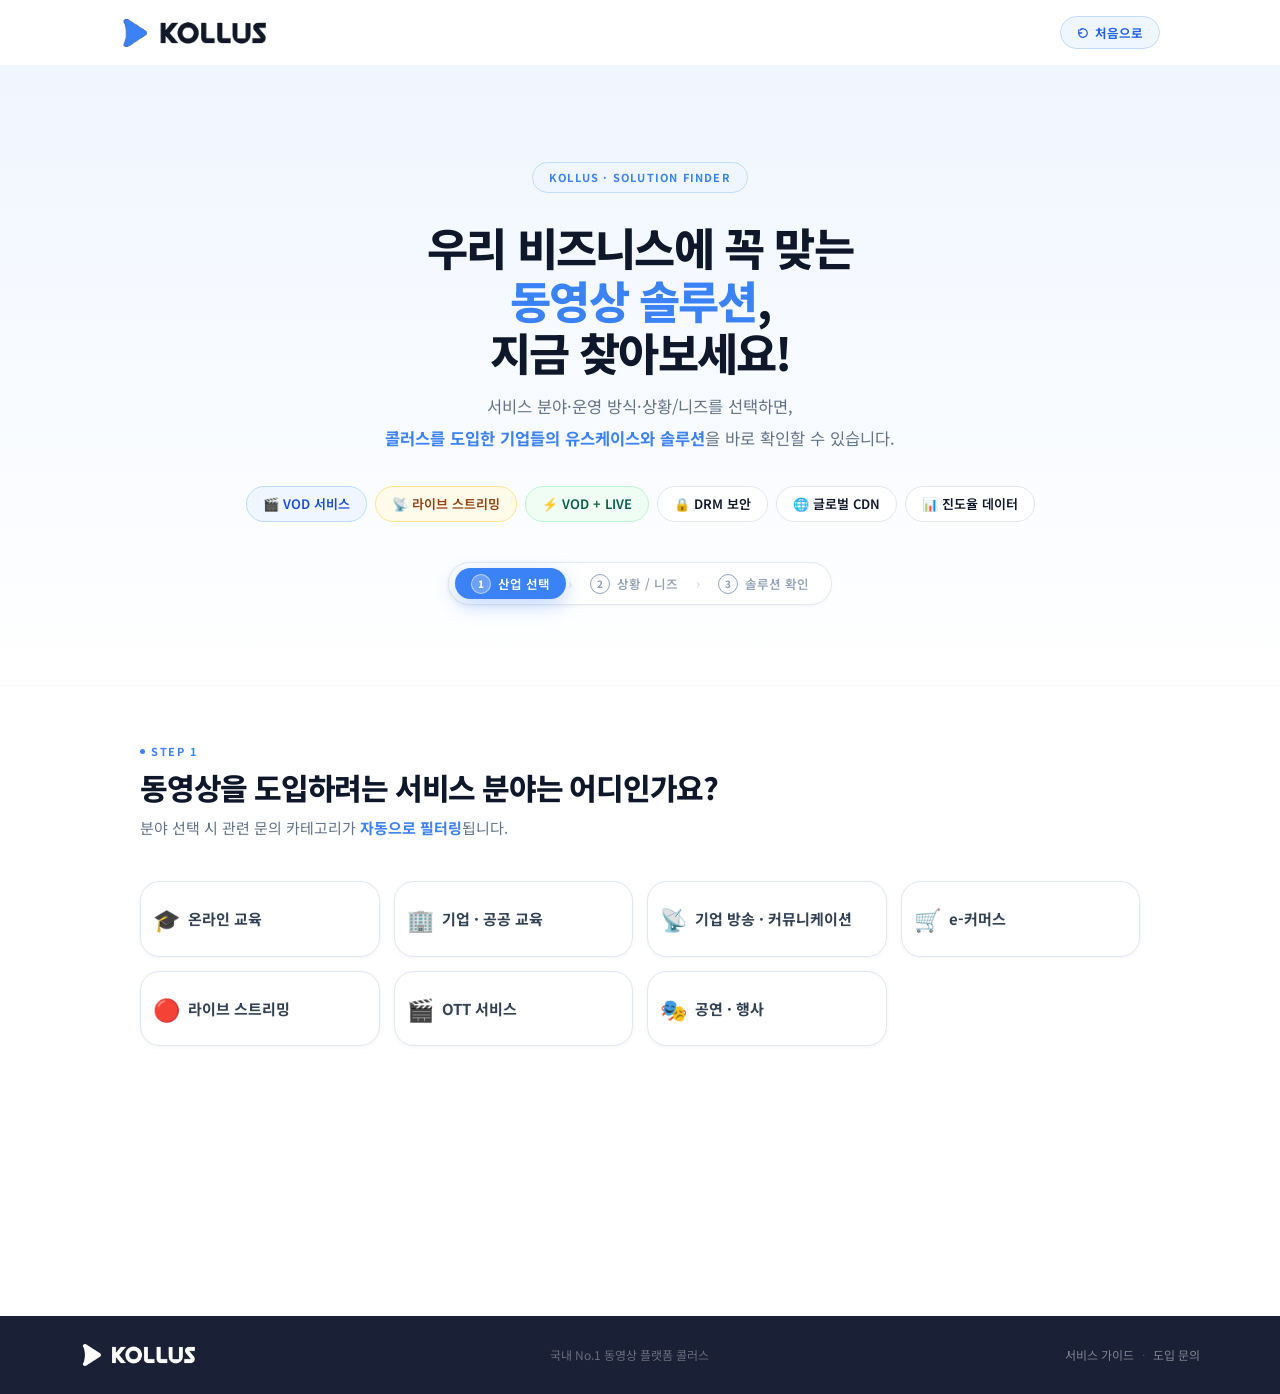
<file: solution-finder/index.html>
<!DOCTYPE html>
<html lang="ko">
<head>
<meta charset="UTF-8">
<meta name="viewport" content="width=device-width, initial-scale=1.0">
<title>우리 비즈니스에 맞는 동영상 솔루션 찾기 | 콜러스</title>

<!-- SEO -->
<meta name="description" content="산업·운영 방식·상황을 선택하면 콜러스를 도입한 기업들의 유스케이스와 솔루션을 바로 확인할 수 있습니다. 교육, 기업, 방송, 커머스, OTT, 공연 등 7개 산업 27개 유스케이스.">
<meta name="keywords" content="콜러스, Kollus, 동영상 솔루션, 비디오 스트리밍, DRM, VOD, 라이브 스트리밍, 이러닝, 동영상 보안, 카테노이드, Catenoid">
<meta name="robots" content="index, follow">
<link rel="canonical" href="https://ctnd-marketing.github.io/kollus/solution-finder/">

<!-- Open Graph -->
<meta property="og:type" content="website">
<meta property="og:title" content="우리 비즈니스에 맞는 동영상 솔루션 찾기 | 콜러스">
<meta property="og:description" content="산업·운영 방식·상황을 선택하면 콜러스를 도입한 기업들의 유스케이스와 솔루션을 바로 확인할 수 있습니다.">
<meta property="og:url" content="https://ctnd-marketing.github.io/kollus/solution-finder/">
<meta property="og:site_name" content="콜러스(Kollus)">
<meta property="og:image" content="https://ctnd-marketing.github.io/kollus/solution-finder/KOLLUS_solution-finder.png">
<meta property="og:image:width" content="1500">
<meta property="og:image:height" content="788">
<meta property="og:image:alt" content="콜러스 솔루션 파인더 — 우리 비즈니스에 맞는 동영상 솔루션 찾기">

<!-- Twitter Card -->
<meta name="twitter:card" content="summary_large_image">
<meta name="twitter:title" content="우리 비즈니스에 맞는 동영상 솔루션 찾기 | 콜러스">
<meta name="twitter:description" content="산업·운영 방식·상황을 선택하면 콜러스를 도입한 기업들의 유스케이스와 솔루션을 바로 확인할 수 있습니다.">
<meta name="twitter:image" content="https://ctnd-marketing.github.io/kollus/solution-finder/KOLLUS_solution-finder.png">

<!-- GEO (Structured Data) -->
<script type="application/ld+json">
{
  "@context": "https://schema.org",
  "@type": "WebApplication",
  "name": "콜러스 솔루션 파인더",
  "description": "콜러스를 도입한 기업들의 동영상 유스케이스와 솔루션을 산업·운영 방식·상황별로 찾아볼 수 있는 도구입니다.",
  "url": "https://ctnd-marketing.github.io/kollus/solution-finder/",
  "applicationCategory": "BusinessApplication",
  "operatingSystem": "Web",
  "provider": {
    "@type": "Organization",
    "name": "카테노이드",
    "alternateName": "Catenoid",
    "url": "https://www.catenoid.net"
  },
  "about": {
    "@type": "Thing",
    "name": "동영상 스트리밍 솔루션",
    "description": "VOD, 라이브 스트리밍, DRM 보안, CDN, 진도율 데이터 등 기업용 동영상 플랫폼 솔루션"
  }
}
</script>
<!-- Google Analytics 4 -->
<script async src="https://www.googletagmanager.com/gtag/js?id=G-37FC4M5948"></script>
<script>
  window.dataLayer = window.dataLayer || [];
  function gtag(){dataLayer.push(arguments);}
  gtag('js', new Date());
  gtag('config', 'G-37FC4M5948');
</script>

<!-- Naver 검색광고 전환 추적 -->
<script type="text/javascript" src="//wcs.naver.net/wcslog.js"></script>
<script type="text/javascript">
  if (!wcs_add) var wcs_add = {};
  wcs_add["wa"] = "s_cdeeaea2e26";
  if (!_nasa) var _nasa = {};
  if (window.wcs) {
    wcs.inflow();
    wcs_do();
  }
</script>

<link href="https://fonts.googleapis.com/css2?family=Noto+Sans+KR:wght@400;500;600;700;800&display=swap" rel="stylesheet">
<link rel="stylesheet" href="css/style.css">
</head>
<body>

<header class="site-header">
  <div class="site-header-inner">
    <div class="logo"><img src="[data-uri]" alt="KOLLUS" style="height:28px;width:auto;display:block"></div>
    <button onclick="reset()" class="header-reset">
      <svg width="12" height="12" viewBox="0 0 14 14" fill="none"><path d="M2 7a5 5 0 1 0 1.5-3.5" stroke="currentColor" stroke-width="1.5" stroke-linecap="round"/><polyline points="2,3.5 2,7 5.5,7" stroke="currentColor" stroke-width="1.5" stroke-linecap="round" stroke-linejoin="round"/></svg>
      처음으로
    </button>
  </div>
</header>

<section class="hero">
  <div class="hero-inner">
    <div class="hero-badge">KOLLUS · Solution Finder</div>
    <h1>우리 비즈니스에 꼭 맞는<br><em>동영상 솔루션</em>,<br>지금 찾아보세요</h1>
    <p class="hero-desc">산업·운영 방식·상황을 선택하면,<br><b>콜러스를 도입한 기업들의 유스케이스와 솔루션</b>을 바로 확인할 수 있습니다.</p>
    <div class="hero-chips">
      <span class="h-chip h-chip-vod">🎬 VOD 서비스</span>
      <span class="h-chip h-chip-live">📡 라이브 스트리밍</span>
      <span class="h-chip h-chip-both">⚡ VOD + LIVE</span>
      <span class="h-chip h-chip-gray">🔒 DRM 보안</span>
      <span class="h-chip h-chip-gray">🌐 글로벌 CDN</span>
      <span class="h-chip h-chip-gray">📊 진도율 데이터</span>
    </div>
    <div class="hero-progress">
      <div class="h-step on" id="hs1"><div class="h-dot" id="pn1">1</div><span id="pl1">산업 선택</span></div>
      <span class="h-sep">›</span>
      <div class="h-step" id="hs2"><div class="h-dot" id="pn2">2</div><span id="pl2">상황 / 니즈</span></div>
      <span class="h-sep">›</span>
      <div class="h-step" id="hs3"><div class="h-dot" id="pn3">3</div><span id="pl3">솔루션 확인</span></div>
    </div>
  </div>
</section>

<div class="wrap">

  <!-- Context bar -->
  <div class="ctx" id="ctx">
    <button class="ctx-back" onclick="go(1)">← 산업 변경</button>
    <div class="ctx-sep"></div>
    <span class="ctx-label">선택 산업</span>
    <span class="ctx-chip" id="ctx-chip">-</span>
  </div>

  <!-- Step 1 -->
  <div class="step on" id="s1">
    <p class="step-tag"><span class="step-tag-dot"></span>Step 1</p>
    <h2 class="step-title">어떤 산업에서 서비스를 운영하고 계신가요?</h2>
    <p class="step-sub">산업을 선택하면 해당 분야에 맞는 상황이 <b>자동으로 필터링</b>됩니다.</p>
    <div class="ind-grid" id="ind-grid"></div>

  </div>

  <!-- Step 2 -->
  <div class="step" id="s2">
    <p class="step-tag"><span class="step-tag-dot"></span>Step 2</p>
    <h2 class="step-title">현재 어떤 상황이나 니즈가 있으신가요?</h2>
    <p class="step-sub">운영 방식 탭을 먼저 선택하고, 상황을 골라주세요. <b>복수 선택 가능</b>합니다.</p>
    <div class="tabs">
      <button class="tab vod on" id="tv" onclick="switchTab('vod')">
        <span class="t-ic">🎬</span><span class="t-lb">VOD</span>
        <span class="t-sl">녹화·다시보기 영상</span>
        <span class="t-cnt" id="cv">0</span>
      </button>
      <button class="tab live" id="tl" onclick="switchTab('live')">
        <span class="t-ic">📡</span><span class="t-lb">LIVE</span>
        <span class="t-sl">실시간 방송·스트리밍</span>
        <span class="t-cnt" id="cl">0</span>
      </button>
      <button class="tab both" id="tb" onclick="switchTab('both')">
        <span class="t-ic">⚡</span><span class="t-lb">VOD + LIVE</span>
        <span class="t-sl">두 방식을 함께 운영</span>
        <span class="t-cnt" id="cb">0</span>
      </button>
    </div>
    <div class="mdesc vod on" id="dv">미리 촬영·편집된 영상을 원하는 시간에 반복 시청하는 서비스입니다. 이러닝, 강의 다시보기, 도서 부록 영상, OTT 등이 해당합니다.</div>
    <div class="mdesc live" id="dl">실시간으로 방송하고 시청자가 동시에 접속하는 서비스입니다. 라이브 강의, 타운홀, 공연 중계, 라이브커머스 등이 해당합니다.</div>
    <div class="mdesc both" id="db">라이브 방송과 VOD 다시보기를 함께 운영하거나, 라이브 종료 후 자동으로 VOD로 전환이 필요한 경우입니다.</div>
    <div class="strip" id="strip"><span class="strip-none">아직 선택한 상황이 없습니다</span></div>
    <div class="sit-panel on" id="pv"><div class="sit-list" id="lv"></div></div>
    <div class="sit-panel"    id="pl"><div class="sit-list" id="ll"></div></div>
    <div class="sit-panel"    id="pb"><div class="sit-list" id="lb"></div></div>
    <div class="nav">
      <button class="btn" onclick="go(1)">← 이전</button>
      <button class="btn btn-p" id="btn2" disabled onclick="go(3)">솔루션 보기 →</button>
      <button class="btn btn-r" onclick="clearSits()">선택 초기화</button>
    </div>
  </div>

  <!-- Step 3 -->
  <div class="step" id="s3">
    <p class="step-tag"><span class="step-tag-dot"></span>Step 3</p>
    <h2 class="step-title">선택하신 조건에 맞는 솔루션입니다</h2>
    <p class="step-sub">카드를 클릭하면 자세한 내용과 주요 기능을 확인할 수 있습니다.</p>
    <div id="results"></div>
    <div class="nav">
      <button class="btn" onclick="go(2)">← 조건 수정</button>
      <button class="btn btn-r" onclick="reset()">처음부터 다시</button>
    </div>
  </div>

  <!-- Inquiry -->
  <div class="inq" id="inq">
    <div class="inq-box">
      <div class="inq-title">관심 있는 솔루션을 발견하셨나요?<br>견적과 도입 상담을 신청해 보세요.</div>
      <div class="inq-sub">선택하신 조건이 자동으로 정리됩니다. 아래 내용을 복사해서 <b>문의 내용</b>란에 붙여넣어 주세요.</div>
      <div class="inq-cols">
        <div class="prefill">
          <div class="prefill-hd">
            <span class="prefill-lbl">📋 선택하신 조건 — 복사 후 붙여넣기</span>
            <button class="prefill-btn" onclick="copyPre()">복사하기</button>
          </div>
          <pre class="prefill-txt" id="pre-txt"></pre>
          <div class="prefill-ok" id="pre-ok">✓ 복사되었습니다</div>
        </div>
        <div class="pd-wrap">
          <div class="pipedriveWebForms" data-pd-webforms="https://webforms.pipedrive.com/f/1tgdA9o87kotVaCRBf8cDwNi0X9oUUMVHOWcVzKi1KgnqdCbGH0spcWwxsQPufFfB"><script src="https://webforms.pipedrive.com/f/loader"></script></div>
        </div>
      </div>
    </div>
  </div>


<!-- Modal -->
<div class="mo-overlay" id="mo-overlay" onclick="closeModal(event)">
  <div class="mo-box" id="mo-box">
    <div class="mo-hd">
      <div class="mo-hd-left">
        <div class="mo-meta" id="mo-meta"></div>
        <div class="mo-title" id="mo-title"></div>
        <div class="mo-prod" id="mo-prod"></div>
      </div>
      <button class="mo-close" onclick="closeModal(null)">
        <svg width="14" height="14" viewBox="0 0 14 14" fill="none"><path d="M1 1l12 12M13 1L1 13" stroke="currentColor" stroke-width="1.8" stroke-linecap="round"/></svg>
      </button>
    </div>
    <div class="mo-body" id="mo-body"></div>
    <div class="mo-ft">
      <button class="mo-ft-btn" onclick="closeModal(null);document.getElementById('inq').scrollIntoView({behavior:'smooth'})">📋 이 솔루션으로 견적 문의하기</button>
    </div>
  </div>
</div>

</div>

<footer>
  <div class="foot-inner">
    <div class="foot-brand"><img src="[data-uri]" alt="KOLLUS" style="height:22px;width:auto;display:block"></div>
    <div class="foot-txt">국내 No.1 동영상 플랫폼 콜러스</div>
    <div class="foot-links">
      <a href="https://docs.kollus.com/service-guide/" class="foot-link" target="_blank">서비스 가이드</a>
      <span class="foot-sep">·</span>
      <a href="https://www.catenoid.net/ko/contact/" class="foot-link" target="_blank">도입 문의</a>
    </div>
  </div>
</footer>

<script src="js/data.js"></script>
<script src="js/app.js"></script>
</body>
</html>
</file>
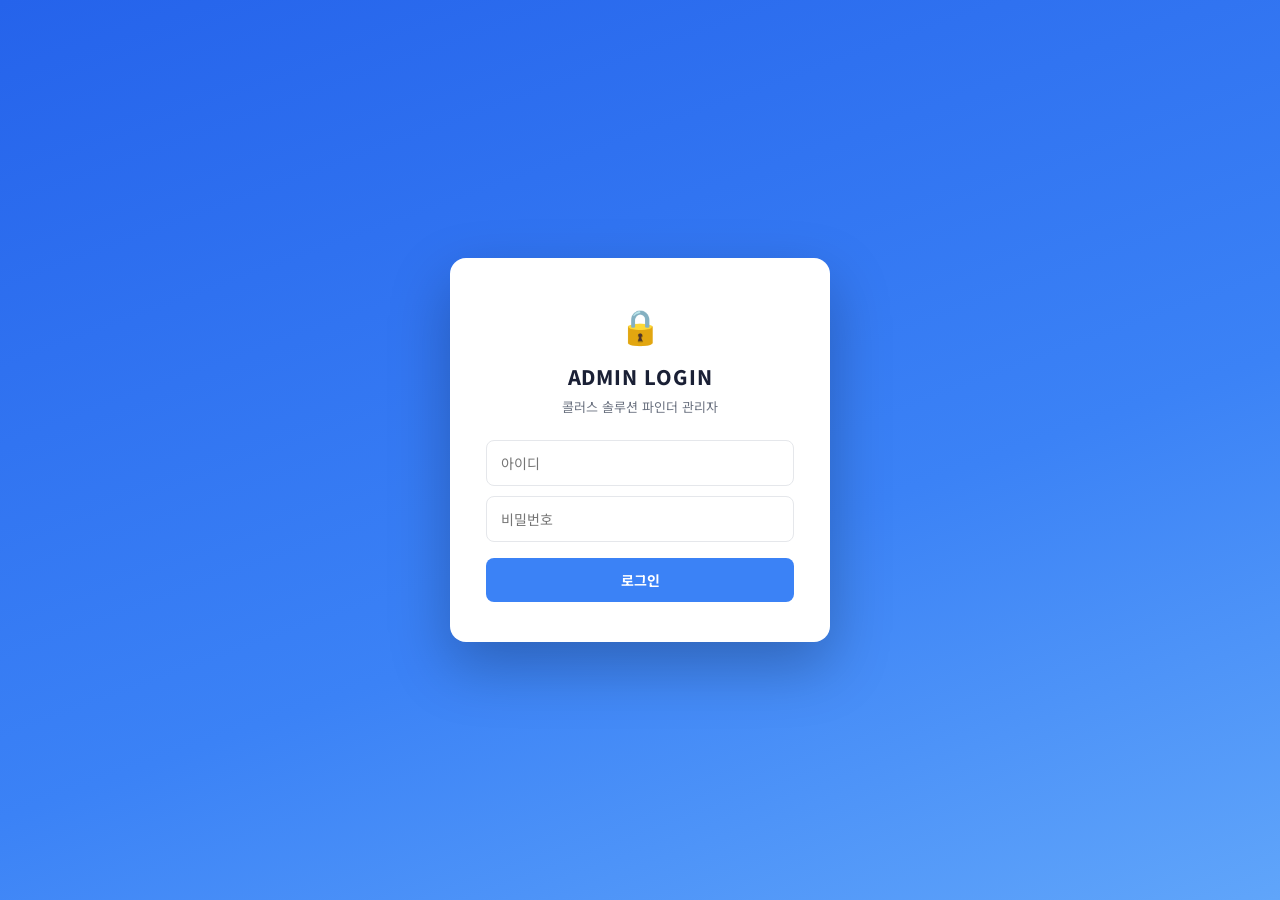
<file: solution-finder/admin.html>
<!DOCTYPE html>
<html lang="ko">
<head>
<meta charset="UTF-8">
<meta name="viewport" content="width=device-width, initial-scale=1.0">
<title>솔루션 파인더 Admin</title>
<link href="https://fonts.googleapis.com/css2?family=Noto+Sans+KR:wght@400;500;600;700;800&display=swap" rel="stylesheet">
<!-- Admin 전용 CSS (index 의 style.css 와 분리) -->
<link rel="stylesheet" href="css/admin.css">
</head>
<body>

<!-- ===================== 로그인 ===================== -->
<div id="login-screen">
  <div class="login-card">
    <div class="login-icon">🔒</div>
    <h1>ADMIN LOGIN</h1>
    <p>콜러스 솔루션 파인더 관리자</p>
    <input type="text" id="login-id" placeholder="아이디" autocomplete="username">
    <input type="password" id="login-pw" placeholder="비밀번호" autocomplete="current-password">
    <button class="login-btn" onclick="doLogin()">로그인</button>
    <div class="login-error" id="login-error">아이디 또는 비밀번호가 올바르지 않습니다</div>
  </div>
</div>

<!-- ===================== 앱 ===================== -->
<div id="app">
  <div class="header">
    <span class="header-logo">KOLLUS<span class="dot">.</span></span>
    <span class="header-title">솔루션 파인더 Admin</span>
    <span class="header-ver" id="header-ver"></span>
    <span class="header-user" id="header-user"></span>
    <button class="btn-logout" onclick="doLogout()">로그아웃</button>
  </div>

  <div class="tab-nav">
    <button class="tab-btn active" id="tab-text" onclick="showTab('text')">📝 텍스트</button>
    <button class="tab-btn" id="tab-industry" onclick="showTab('industry')">🏭 산업 (Step 1)</button>
    <button class="tab-btn" id="tab-step2" onclick="showTab('step2')">🎯 상황/니즈 (Step 2)</button>
    <button class="tab-btn" id="tab-uc" onclick="showTab('uc')">📋 유스케이스 (Step 3)</button>
    <button class="tab-btn" id="tab-deploy" onclick="showTab('deploy')">🚀 배포</button>
    <button class="tab-btn" id="tab-settings" onclick="showTab('settings')">⚙️ 설정</button>
  </div>

  <div class="main">

    <!-- 배포 배너 -->
    <div class="deploy-banner" id="deploy-banner">
      <div>
        <h3>저장되지 않은 변경사항이 있습니다</h3>
        <p>지금 보이는 미리보기 내용 그대로 GitHub에 배포하면 솔루션 파인더에 반영됩니다.</p>
      </div>
      <button class="btn-deploy" onclick="showTab('deploy')">배포하기 →</button>
    </div>

    <!-- ===== 워크스페이스: 좌측 편집 / 우측 미리보기 ===== -->
    <div class="workspace" id="workspace">

      <!-- ─────────── 편집 영역 ─────────── -->
      <div class="ws-edit">

        <!-- 텍스트 탭 -->
        <div id="pane-text">
          <div class="section-hd">
            <div><h2>텍스트 편집</h2><p>각 단계의 문구를 수정하면 오른쪽 미리보기에 즉시 반영됩니다</p></div>
            <button class="btn btn-primary" onclick="saveTexts()">💾 저장</button>
          </div>
          <div id="text-panes"></div>
        </div>

        <!-- 산업 탭 (Step 1) -->
        <div id="pane-industry" style="display:none">
          <div class="section-hd">
            <div><h2>산업 관리 · Step 1</h2><p>산업 분야 추가·수정·삭제, 아이콘 변경, 순서 변경</p></div>
            <button class="btn btn-primary" onclick="openIndModal()">＋ 산업 추가</button>
          </div>
          <div class="card">
            <table>
              <thead><tr><th>순서</th><th>아이콘</th><th>ID</th><th>산업명</th><th>컬러</th><th>UC 수</th><th style="text-align:right">관리</th></tr></thead>
              <tbody id="ind-tbody"></tbody>
            </table>
          </div>
        </div>

        <!-- 상황/니즈 탭 (Step 2) -->
        <div id="pane-step2" style="display:none">
          <div class="section-hd">
            <div><h2>상황 / 니즈 관리 · Step 2</h2><p>산업별로 Step 2에 표시되는 상황을 한곳에서 편집합니다</p></div>
          </div>
          <div class="s2-bar">
            <label>산업 선택</label>
            <select id="s2-ind"></select>
          </div>
          <div class="s2-note">💡 Step 2 상황은 유스케이스에 연결된 항목으로 만들어집니다. 여기서 <b>이름·카테고리를 바꾸면</b> 같은 상황을 가진 모든 유스케이스에 자동 반영되고, <b>삭제하면</b> 해당 산업의 모든 유스케이스에서 제거됩니다. <b>추가</b> 시에는 어떤 유스케이스에 연결할지 선택합니다.</div>
          <div class="card"><div class="card-body" id="s2-list"></div></div>
        </div>

        <!-- 유스케이스 탭 (Step 2·3) -->
        <div id="pane-uc" style="display:none">
          <div class="section-hd">
            <div><h2>유스케이스 관리 · Step 2·3</h2><p>선택 조건(상황/니즈)·제공 기능·솔루션 결과 편집</p></div>
            <button class="btn btn-primary" onclick="openUcModal()">＋ 유스케이스 추가</button>
          </div>
          <div style="margin-bottom:12px">
            <select id="uc-filter" onchange="renderUcTable()" style="padding:8px 12px;border:1.5px solid #E5E7EB;border-radius:8px;font-size:13px;font-family:inherit">
              <option value="">전체 산업</option>
            </select>
          </div>
          <div class="card">
            <table>
              <thead><tr><th>ID</th><th>산업</th><th>모드</th><th>유스케이스명</th><th>솔루션</th><th style="text-align:right">관리</th></tr></thead>
              <tbody id="uc-tbody"></tbody>
            </table>
          </div>
        </div>

        <!-- 배포 탭 -->
        <div id="pane-deploy" style="display:none">
          <div class="section-hd"><div><h2>GitHub 배포</h2><p>편집 내용을 <code>data.js</code>로 직렬화하여 저장소에 커밋합니다</p></div></div>
          <div class="card">
            <div class="card-hd"><span class="card-hd-title">배포 실행</span></div>
            <div class="card-body">
              <p style="font-size:13px;color:#4B5563;margin-bottom:18px">
                아래 버튼을 누르면 현재 편집 내용이 <code>data.js</code> 로 커밋됩니다.
                인덱스 페이지가 이 <code>data.js</code> 를 불러오므로, 별도의 index 파일 수정 없이 텍스트·산업·유스케이스가 모두 반영됩니다.
              </p>
              <button class="btn btn-success" style="font-size:14px;padding:12px 24px" id="deploy-btn" onclick="doDeploy()">🚀 GitHub에 배포</button>
              <div id="deploy-log"></div>
            </div>
          </div>
          <div class="card" style="margin-top:16px">
            <div class="card-hd"><span class="card-hd-title">생성될 data.js 미리보기</span></div>
            <div class="card-body">
              <div class="diff-box"><div id="deploy-preview"></div></div>
            </div>
          </div>
        </div>

        <!-- 설정 탭 -->
        <div id="pane-settings" style="display:none">
          <div class="section-hd">
            <div><h2>설정</h2><p>GitHub 연동 및 관리자 계정</p></div>
            <button class="btn btn-primary" onclick="saveSettings()">💾 저장</button>
          </div>
          <div class="card">
            <div class="card-hd"><span class="card-hd-title">GitHub 연동</span></div>
            <div class="card-body">
              <div class="setting-row"><span class="setting-label">GitHub Token</span><input type="password" id="cfg-token" placeholder="github_pat_xxxx (Contents: Read & Write)"></div>
              <div class="setting-row"><span class="setting-label">Repository</span><input type="text" id="cfg-repo" placeholder="ctnd-marketing/kollus"></div>
              <div class="setting-row"><span class="setting-label">파일 경로</span><input type="text" id="cfg-path" placeholder="solution-finder/js/data.js"></div>
              <div class="setting-row"><span class="setting-label">Branch</span><input type="text" id="cfg-branch" placeholder="main"></div>
              <div style="margin-top:16px;display:flex;align-items:center;gap:12px;flex-wrap:wrap">
                <button class="btn btn-ghost" onclick="testGithub()">🔗 연결 테스트</button>
                <span id="github-status" style="font-size:12px;color:#9CA3AF"></span>
              </div>
            </div>
          </div>
          <div class="card" style="margin-top:16px">
            <div class="card-hd"><span class="card-hd-title">관리자 계정</span></div>
            <div class="card-body">
              <div class="setting-row"><span class="setting-label">아이디</span><input type="text" id="cfg-admin-id"></div>
              <div class="setting-row"><span class="setting-label">비밀번호 변경</span><input type="password" id="cfg-admin-pw" placeholder="변경할 때만 입력"></div>
              <p class="form-hint" style="margin-top:10px">기본 계정: <code>admin</code> / <code>kollus1234</code> — 최초 로그인 후 반드시 변경하세요.</p>
            </div>
          </div>
        </div>

      </div><!-- /ws-edit -->

      <!-- ─────────── 라이브 미리보기 ─────────── -->
      <div class="ws-preview" id="ws-preview">
        <div class="preview-frame">
          <div class="preview-bar">
            <span class="dot3"><i></i><i></i><i></i></span>
            <span class="pv-title">실시간 미리보기</span>
            <span class="pv-steps">
              <button data-s="1" class="on">Step 1</button>
              <button data-s="2">Step 2</button>
              <button data-s="3">Step 3</button>
            </span>
            <button class="pv-reload" id="pv-reload" title="새로고침">↻</button>
          </div>
          <div class="preview-vp">
            <iframe id="pv-frame" title="솔루션 파인더 미리보기"></iframe>
            <div class="preview-error" id="pv-error"></div>
          </div>
        </div>
        <div class="preview-scale-note">실제 솔루션 파인더 화면 · 편집 시 자동 반영</div>
      </div>

    </div><!-- /workspace -->
  </div><!-- /main -->
</div><!-- /app -->

<!-- ===================== 산업 모달 ===================== -->
<div class="modal-overlay" id="modal-ind">
  <div class="modal">
    <div class="modal-hd"><h3 id="modal-ind-title">산업 추가</h3><button class="modal-close" onclick="closeModal('modal-ind')">✕</button></div>
    <div class="modal-body" id="modal-ind-body"></div>
    <div class="modal-ft">
      <button class="btn btn-ghost" onclick="closeModal('modal-ind')">취소</button>
      <button class="btn btn-primary" onclick="saveInd()">저장</button>
    </div>
  </div>
</div>

<!-- ===================== 유스케이스 모달 ===================== -->
<div class="modal-overlay" id="modal-uc">
  <div class="modal wide">
    <div class="modal-hd"><h3 id="modal-uc-title">유스케이스 추가</h3><button class="modal-close" onclick="closeModal('modal-uc')">✕</button></div>
    <div class="modal-body" id="modal-uc-body"></div>
    <div class="modal-ft">
      <button class="btn btn-ghost" onclick="closeModal('modal-uc')">취소</button>
      <button class="btn btn-primary" onclick="saveUc()">저장</button>
    </div>
  </div>
</div>

<!-- ===================== 상황 추가 모달 (Step 2) ===================== -->
<div class="modal-overlay" id="modal-s2">
  <div class="modal">
    <div class="modal-hd"><h3 id="modal-s2-title">상황 추가</h3><button class="modal-close" onclick="closeModal('modal-s2')">✕</button></div>
    <div class="modal-body" id="modal-s2-body"></div>
    <div class="modal-ft">
      <button class="btn btn-ghost" onclick="closeModal('modal-s2')">취소</button>
      <button class="btn btn-primary" onclick="saveS2()">추가</button>
    </div>
  </div>
</div>

<div class="toast" id="toast"></div>

<!-- 현재 데이터 시드 (index 의 data.js 를 그대로 읽어 편집 시작점으로 사용) -->
<script src="js/data.js"></script>
<!-- Admin 전용 JS (index 의 app.js 와 분리) -->
<script src="js/admin.js"></script>
</body>
</html>
</file>
<file: solution-finder/css/style.css>
@import url('https://fonts.googleapis.com/css2?family=Noto+Sans+KR:wght@400;500;600;700;800&display=swap');

:root {
  --blue:    #3B82F6;
  --blue-d:  #2563EB;
  --blue-50: #EFF6FF;
  --blue-100:#DBEAFE;
  --blue-200:#BFDBFE;
  --navy:    #1A2035;

  --gray-50: #F8FAFC;
  --gray-100:#F1F5F9;
  --gray-200:#E2E8F0;
  --gray-300:#CBD5E1;
  --gray-400:#94A3B8;
  --gray-500:#64748B;
  --gray-700:#334155;
  --gray-900:#0F172A;
  --white:   #FFFFFF;

  --vod-bg:#EFF6FF; --vod-b:#BFDBFE; --vod-t:#1D4ED8;
  --live-bg:#FFFBEB; --live-b:#FDE68A; --live-t:#92400E;
  --both-bg:#F0FDF4; --both-b:#BBF7D0; --both-t:#065F46;

  --r-sm:8px; --r-md:12px; --r-lg:16px; --r-xl:20px; --r-2xl:28px; --r-3xl:36px; --r-pill:999px;
  --sh-xs:0 1px 4px rgba(0,0,0,.05);
  --sh-sm:0 4px 12px rgba(0,0,0,.07);
  --sh-md:0 8px 24px rgba(0,0,0,.09);
  --sh-lg:0 16px 48px rgba(0,0,0,.1);
  --sh-blue:0 6px 20px rgba(59,130,246,.32);
  --ease:.2s cubic-bezier(.4,0,.2,1);
}
*,*::before,*::after{box-sizing:border-box;margin:0;padding:0}
html{scroll-behavior:auto}
body{font-family:'Noto Sans KR',sans-serif;background:var(--white);color:var(--gray-900);-webkit-font-smoothing:antialiased;line-height:1.7}

/* ────────────────────────────────────────────
   HEADER NAV
──────────────────────────────────────────── */
.site-header{
  background:rgba(255,255,255,.95);
  border-bottom:1px solid var(--gray-100);
  padding:1rem 0;
  position:sticky;top:0;z-index:100;
  backdrop-filter:blur(8px);
}
.site-header-inner{
  max-width:1120px;margin:0 auto;padding:0 2.5rem;
  display:flex;align-items:center;justify-content:space-between;
}
.logo{display:flex;align-items:center;text-decoration:none}
.logo-mark{width:26px;height:26px;background:var(--blue);border-radius:6px;display:flex;align-items:center;justify-content:center}
.logo-txt{font-size:17px;font-weight:800;color:var(--navy);letter-spacing:-.02em}
.header-reset{
  display:inline-flex;align-items:center;gap:6px;
  padding:6px 16px;background:var(--blue-50);
  border:1px solid var(--blue-200);border-radius:var(--r-pill);
  color:var(--blue-d);font-size:12.5px;font-weight:700;cursor:pointer;
  font-family:inherit;transition:var(--ease);
}
.header-reset:hover{background:var(--blue-100);border-color:var(--blue)}

/* ────────────────────────────────────────────
   HERO
──────────────────────────────────────────── */
.hero{
  background:linear-gradient(180deg,#F0F6FF 0%,var(--white) 100%);
  border-bottom:1px solid var(--gray-100);
  padding:6rem 0 5rem;text-align:center;
}
.hero-inner{max-width:900px;margin:0 auto;padding:0 2.5rem}
.hero-badge{
  display:inline-flex;align-items:center;gap:6px;
  background:var(--blue-50);border:1.5px solid var(--blue-200);
  border-radius:var(--r-pill);padding:5px 16px;
  font-size:11px;font-weight:700;color:var(--blue);
  letter-spacing:1.2px;text-transform:uppercase;margin-bottom:1.75rem;
}
.hero h1{
  font-size:clamp(1.85rem,3.5vw,3rem);font-weight:800;
  color:var(--gray-900);line-height:1.18;
  letter-spacing:-.04em;margin-bottom:.75rem;
}
.hero h1 em{font-style:normal;color:var(--blue)}
.hero-desc{
  font-size:16.5px;color:var(--gray-500);
  line-height:1.9;max-width:560px;margin:0 auto 2rem;
}
.hero-desc b{color:var(--blue);font-weight:700}

/* hero keyword chips */
.hero-chips{
  display:flex;flex-wrap:wrap;justify-content:center;gap:8px;
  margin-bottom:2.5rem;
}
.h-chip{
  font-size:13px;font-weight:600;padding:6px 16px;
  border-radius:var(--r-pill);border:1.5px solid;
}
.h-chip-vod { background:#EFF6FF;color:#1D4ED8;border-color:#BFDBFE; }
.h-chip-live{ background:#FFFBEB;color:#92400E;border-color:#FDE68A; }
.h-chip-both{ background:#F0FDF4;color:#065F46;border-color:#BBF7D0; }
.h-chip-gray{ background:var(--white);color:var(--gray-600);border-color:var(--gray-200); }

/* step progress */
.hero-progress{
  display:inline-flex;align-items:center;gap:0;
  background:var(--white);border:1px solid var(--gray-200);
  border-radius:var(--r-pill);padding:5px 6px;
  box-shadow:var(--sh-xs);
}
.h-step{display:flex;align-items:center;gap:7px;padding:5px 16px;border-radius:var(--r-pill);font-size:12.5px;font-weight:600;color:var(--gray-400);transition:var(--ease)}
.h-step.on{background:var(--blue);color:#fff;box-shadow:var(--sh-blue)}
.h-step.done{color:var(--gray-500)}
.h-step.done .h-dot{background:var(--gray-200);border-color:var(--gray-200);color:var(--gray-500)}
.h-dot{width:20px;height:20px;border-radius:50%;border:1.5px solid currentColor;display:flex;align-items:center;justify-content:center;font-size:10px;font-weight:800;flex-shrink:0;transition:var(--ease)}
.h-step.on .h-dot{background:rgba(255,255,255,.25);border-color:rgba(255,255,255,.5);color:#fff}
.h-sep{color:var(--gray-300);font-size:14px;padding:0 2px}

/* ────────────────────────────────────────────
   MAIN WRAP
──────────────────────────────────────────── */
.wrap{max-width:1080px;margin:0 auto;padding:3.5rem 2.5rem 8rem;min-height:70vh}

/* ────────────────────────────────────────────
   STEP PANELS
──────────────────────────────────────────── */
.step{display:none}
.step.on{display:block}


.s-tag,.step-tag{display:flex;align-items:center;gap:6px;font-size:11px;font-weight:700;letter-spacing:1.5px;text-transform:uppercase;color:var(--blue);margin-bottom:.5rem}
.s-tag-dot,.step-tag-dot{width:5px;height:5px;border-radius:50%;background:var(--blue);flex-shrink:0}
.s-title,.step-title{font-size:clamp(1.4rem,2.5vw,1.875rem);font-weight:800;color:var(--gray-900);letter-spacing:-.04em;line-height:1.25;margin-bottom:.5rem}
.s-sub,.step-sub{font-size:15px;color:var(--gray-500);margin-bottom:2.5rem;line-height:1.8;word-break:keep-all}
.s-sub b,.step-sub b{color:var(--blue);font-weight:700}

/* ────────────────────────────────────────────
   CTX BAR
──────────────────────────────────────────── */
.ctx{display:none;align-items:center;gap:10px;padding:9px 16px;background:var(--white);border:1px solid var(--gray-200);border-radius:var(--r-lg);margin-bottom:1.5rem;box-shadow:var(--sh-xs)}
.ctx.on{display:flex}
.ctx-back{font-size:12.5px;color:var(--gray-400);cursor:pointer;padding:4px 10px;border-radius:var(--r-sm);border:1px solid transparent;background:none;font-family:inherit;transition:var(--ease)}
.ctx-back:hover{border-color:var(--gray-200);color:var(--gray-600);background:var(--gray-50)}
.ctx-sep{width:1px;height:14px;background:var(--gray-200);flex-shrink:0}
.ctx-lbl,.ctx-label{font-size:10.5px;font-weight:700;letter-spacing:.5px;text-transform:uppercase;color:var(--gray-400)}
.ctx-chip{font-size:13px;font-weight:700;padding:3px 12px;background:var(--blue-50);color:var(--blue-d);border:1px solid var(--blue-200);border-radius:var(--r-pill)}

/* ────────────────────────────────────────────
   INDUSTRY GRID
──────────────────────────────────────────── */
.ind-grid{display:grid;grid-template-columns:repeat(4,1fr);gap:.875rem;margin-bottom:2.5rem}
.ind-card{
  background:var(--white);border:1.5px solid var(--gray-200);border-radius:var(--r-xl);
  padding:1.125rem .75rem;cursor:pointer;display:flex;align-items:center;gap:.5rem;
  transition:var(--ease);position:relative;box-shadow:var(--sh-xs);
}
.ind-card:hover{border-color:var(--blue-200);box-shadow:var(--sh-md);transform:translateY(-2px)}
.ind-card.sel{border-color:var(--blue);background:var(--blue-50);box-shadow:0 0 0 3px rgba(59,130,246,.1)}
.ind-card .ic{font-size:22px;flex-shrink:0;display:flex;align-items:center;justify-content:center;transition:var(--ease)}
.ind-card:hover .ic,.ind-card.sel .ic{transform:scale(1.12)}
.ind-card .lb{font-size:15px;font-weight:700;color:var(--gray-700);line-height:1.3;word-break:keep-all}
.ind-card.sel .lb{color:var(--blue-d)}
.ind-chk{position:absolute;top:9px;right:9px;width:17px;height:17px;border-radius:50%;background:var(--blue);color:#fff;display:none;align-items:center;justify-content:center;font-size:9px;font-weight:800}
.ind-card.sel .ind-chk{display:flex}

/* ────────────────────────────────────────────
   TABS
──────────────────────────────────────────── */
.tabs{display:grid;grid-template-columns:repeat(3,1fr);gap:12px;margin-bottom:1.25rem}
.tab{
  background:var(--white);border:1.5px solid var(--gray-200);border-radius:var(--r-2xl);
  padding:1.5rem 1.25rem;cursor:pointer;text-align:center;
  transition:var(--ease);font-family:inherit;box-shadow:var(--sh-xs);
}
.tab:hover{border-color:var(--gray-300);box-shadow:var(--sh-sm);transform:translateY(-1px)}
.tab .t-ic{font-size:28px;display:block;margin-bottom:.625rem;opacity:.3;filter:grayscale(1);transition:var(--ease)}
.tab .t-lb{font-size:16px;font-weight:800;color:var(--gray-400);display:block;margin-bottom:.25rem;transition:var(--ease)}
.tab .t-sl{font-size:13.5px;color:var(--gray-400);display:block;margin-bottom:.75rem;line-height:1.5}
.tab .t-cnt{font-size:11px;font-weight:700;padding:3px 11px;border-radius:var(--r-pill);background:var(--gray-100);color:var(--gray-400);display:inline-block;border:1px solid var(--gray-200);transition:var(--ease)}
.tab.on .t-ic{opacity:1;filter:none}
.tab.vod.on{background:var(--blue-50);border-color:var(--blue);border-width:2px}
.tab.vod.on .t-lb{color:var(--blue-d);font-size:16px}
.tab.vod.on .t-cnt{background:var(--blue);color:#fff;border-color:transparent}
.tab.live.on{background:#FFFBEB;border-color:#D97706;border-width:2px}
.tab.live.on .t-lb{color:#B45309;font-size:16px}
.tab.live.on .t-cnt{background:#D97706;color:#fff;border-color:transparent}
.tab.both.on{background:#F0FDF4;border-color:#059669;border-width:2px}
.tab.both.on .t-lb{color:#047857;font-size:16px}
.tab.both.on .t-cnt{background:#059669;color:#fff;border-color:transparent}

.mdesc{font-size:13.5px;line-height:1.7;padding:11px 16px;border-radius:var(--r-md);border:1px solid var(--gray-200);margin-bottom:1.5rem;background:var(--gray-50);display:none;color:var(--gray-500)}
.mdesc.on{display:block}
.mdesc.vod{background:var(--blue-50);border-color:var(--blue-200);color:var(--vod-t)}
.mdesc.live{background:#FFFBEB;border-color:#FDE68A;color:var(--live-t)}
.mdesc.both{background:#F0FDF4;border-color:#BBF7D0;color:var(--both-t)}

/* ────────────────────────────────────────────
   STRIP
──────────────────────────────────────────── */
.strip{display:flex;align-items:center;gap:6px;flex-wrap:wrap;padding:9px 14px;background:var(--white);border:1px solid var(--gray-200);border-radius:var(--r-lg);margin-bottom:1.5rem;min-height:44px;box-shadow:var(--sh-xs)}
.strip-lbl{font-size:10.5px;font-weight:700;color:var(--gray-400);text-transform:uppercase;letter-spacing:.6px;margin-right:4px}
.strip-tab-badge{font-size:10px;font-weight:800;padding:2px 8px;border-radius:var(--r-pill);white-space:nowrap;letter-spacing:.5px;text-transform:uppercase}
.strip-tab-badge.vod{background:#DBEAFE;color:#1D4ED8}
.strip-tab-badge.live{background:#FEF3C7;color:#B45309}
.strip-tab-badge.both{background:#D1FAE5;color:#047857}
.strip-sep{width:1px;height:14px;background:var(--gray-200);flex-shrink:0;align-self:center}
.spill{display:inline-flex;align-items:center;gap:4px;padding:4px 12px;border-radius:var(--r-pill);font-size:13px;font-weight:600}
.spill span:first-child{max-width:220px;overflow:hidden;text-overflow:ellipsis;white-space:nowrap}
.spill.vod{background:var(--blue-50);color:var(--vod-t);border:1px solid var(--blue-200)}
.spill.live{background:#FFFBEB;color:var(--live-t);border:1px solid #FDE68A}
.spill.both{background:#F0FDF4;color:var(--both-t);border:1px solid #BBF7D0}
.spill-x{cursor:pointer;opacity:.4;font-size:13px;transition:opacity var(--ease)}
.spill-x:hover{opacity:1}
.strip-none{font-size:13px;color:var(--gray-400);font-style:italic}

/* ────────────────────────────────────────────
   SIT LIST
──────────────────────────────────────────── */
.sit-panel{display:none}
.sit-panel.on{display:block}
.sit-list{display:grid;grid-template-columns:1fr 1fr;gap:10px;margin-bottom:2.5rem}
.sit{display:flex;align-items:center;gap:10px;padding:14px 18px;border-radius:var(--r-xl);border:1.5px solid var(--gray-200);cursor:pointer;background:var(--white);transition:var(--ease);min-height:56px}
.sit:hover{border-color:#93C5FD;background:var(--blue-50);transform:translateY(-1px);box-shadow:var(--sh-sm)}
.sit.vod{background:var(--blue-50);border-color:var(--blue-200)}
.sit.live{background:#FFFBEB;border-color:#FDE68A}
.sit.both{background:#F0FDF4;border-color:#BBF7D0}
.sit-box{width:18px;height:18px;border-radius:4px;border:2px solid var(--gray-300);flex-shrink:0;display:flex;align-items:center;justify-content:center;background:#fff;transition:var(--ease)}
.sit-box svg{display:none;width:9px;height:9px}
.sit.vod .sit-box{background:var(--blue);border-color:var(--blue)}
.sit.live .sit-box{background:#D97706;border-color:#D97706}
.sit.both .sit-box{background:#059669;border-color:#059669}
.sit.vod .sit-box svg,.sit.live .sit-box svg,.sit.both .sit-box svg{display:block}
.sit-txt{font-size:15px;color:var(--gray-600);line-height:1.5;font-weight:500}
.sit-cat-hd{font-size:11.5px;font-weight:800;letter-spacing:.4px;padding:4px 10px;margin-top:1rem;margin-bottom:2px;display:inline-flex;align-items:center;gap:5px;border-radius:var(--r-pill);grid-column:1/-1;width:fit-content}
.sit-cat-hd:first-child{margin-top:0}
.sit-cat-hd.cat-보안{background:#FEE2E2;color:#B91C1C}
.sit-cat-hd.cat-스트리밍{background:#DBEAFE;color:#1D4ED8}
.sit-cat-hd.cat-플레이어{background:#EDE9FE;color:#6D28D9}
.sit-cat-hd.cat-데이터개발{background:#D1FAE5;color:#065F46}
.sit.vod .sit-txt{color:var(--vod-t);font-weight:600}
.sit.live .sit-txt{color:var(--live-t);font-weight:600}
.sit.both .sit-txt{color:var(--both-t);font-weight:600}
.sit-empty{font-size:13px;color:var(--gray-400);font-style:italic;padding:8px 2px}

/* ────────────────────────────────────────────
   RESULTS
──────────────────────────────────────────── */
.r-meta{display:flex;align-items:center;gap:10px;font-size:15px;font-weight:600;color:#1E3A5F;margin-bottom:2.5rem;padding:16px 22px;background:var(--blue-50);border-radius:var(--r-lg);border:1px solid var(--blue-200)}
.r-dot{width:7px;height:7px;border-radius:50%;background:var(--blue);flex-shrink:0}
.r-meta b{color:var(--blue)}
.r-sec{font-size:13px;font-weight:800;letter-spacing:.8px;text-transform:uppercase;color:var(--gray-400);margin-bottom:1.5rem;display:flex;align-items:center;gap:10px}
.r-sec::after{content:'';flex:1;height:1px;background:var(--gray-200)}
/* CARD GRID */
.rc-grid{display:grid;grid-template-columns:repeat(3,1fr);gap:14px;margin-bottom:6px}
.rc{background:var(--white);border:1.5px solid var(--gray-200);border-radius:var(--r-xl);padding:24px;cursor:pointer;transition:var(--ease);box-shadow:var(--sh-xs);display:flex;flex-direction:column;gap:14px;position:relative}
.rc:hover{border-color:var(--blue-200);box-shadow:var(--sh-md);transform:translateY(-2px)}
.rc.top{border-color:var(--blue-200)}
.rc.top:hover{border-color:var(--blue)}
.rc-rank{position:absolute;top:14px;right:14px;width:24px;height:24px;border-radius:50%;display:flex;align-items:center;justify-content:center;font-size:11px;font-weight:800;background:var(--gray-100);color:var(--gray-400);border:1.5px solid var(--gray-200)}
.rc.top .rc-rank{background:var(--blue);color:#fff;border-color:var(--blue)}
.rc-head{display:flex;align-items:center;gap:7px;padding-right:32px;flex-wrap:wrap}
.rc-badge{font-size:10px;font-weight:700;padding:2px 8px;border-radius:var(--r-pill);background:var(--blue);color:#fff;white-space:nowrap;flex-shrink:0}
.rc-pill,.ac-pill{font-size:10px;font-weight:700;padding:2px 8px;border-radius:var(--r-pill)}
.pv{background:var(--blue-50);color:var(--vod-t);border:1px solid var(--blue-200)}
.pl{background:#FFFBEB;color:var(--live-t);border:1px solid #FDE68A}
.pb{background:#F0FDF4;color:var(--both-t);border:1px solid #BBF7D0}
.rc-name{font-size:16px;font-weight:800;color:var(--gray-900);line-height:1.3;word-break:keep-all}
.rc.top .rc-name{color:var(--blue-d)}
.rc-rest .rc-name{font-size:14px;font-weight:700;color:var(--gray-700)}
.rc-prod{font-size:12px;color:var(--gray-400);background:var(--gray-50);border:1px solid var(--gray-200);padding:4px 12px;border-radius:var(--r-pill);display:inline-block;align-self:flex-start}
.rc-tags{display:flex;flex-wrap:wrap;gap:4px}
.rc-tag{font-size:12px;padding:4px 11px;border-radius:var(--r-pill);background:var(--gray-50);color:var(--gray-500);border:1px solid var(--gray-200);font-weight:500}
.rc-btn{margin-top:auto;padding:11px 18px;border-radius:var(--r-lg);background:var(--blue-50);border:1.5px solid var(--blue-200);color:var(--blue-d);font-size:13px;font-weight:700;cursor:pointer;font-family:inherit;transition:var(--ease);text-align:center}
.rc:hover .rc-btn{background:var(--blue);color:#fff;border-color:var(--blue)}
.r-more{display:flex;align-items:center;justify-content:center;gap:7px;width:100%;margin-top:10px;padding:16px;border-radius:var(--r-lg);border:1.5px dashed var(--gray-300);background:var(--white);font-size:14px;font-weight:600;color:var(--gray-400);cursor:pointer;font-family:inherit;transition:var(--ease)}
.r-more:hover{border-color:var(--blue);color:var(--blue);background:var(--blue-50);border-style:solid}
.r-rest{display:none;margin-top:6px}
.r-rest.on{display:block}
/* MODAL */
.mo-overlay{display:none;position:fixed;inset:0;background:rgba(15,23,42,.55);z-index:1000;align-items:center;justify-content:center;padding:40px 24px;backdrop-filter:blur(2px);overflow:hidden}
.mo-overlay.on{display:flex}
.mo-box{background:var(--white);border-radius:var(--r-3xl);max-width:700px;width:100%;max-height:calc(100vh - 80px);display:flex;flex-direction:column;box-shadow:0 32px 80px rgba(0,0,0,.2);animation:moIn .22s ease}
body.mo-open{overflow:hidden}
html.mo-open{overflow:hidden}
@keyframes moIn{from{opacity:0;transform:translateY(16px) scale(.97)}to{opacity:1;transform:translateY(0) scale(1)}}
.mo-hd{display:flex;align-items:flex-start;gap:12px;padding:26px 28px 22px;border-bottom:1px solid var(--gray-100);background:var(--white);border-radius:var(--r-3xl) var(--r-3xl) 0 0;flex-shrink:0}
.mo-hd-left{flex:1;min-width:0}
.mo-meta{display:flex;align-items:center;gap:7px;margin-bottom:8px;flex-wrap:wrap}
.mo-rank{width:24px;height:24px;border-radius:50%;background:var(--blue);color:#fff;font-size:11px;font-weight:800;display:flex;align-items:center;justify-content:center;flex-shrink:0}
.mo-rank.rest{background:var(--gray-200);color:var(--gray-500);border:1.5px solid var(--gray-300)}
.mo-badge{font-size:10px;font-weight:700;padding:2px 8px;border-radius:var(--r-pill);background:var(--blue);color:#fff}
.mo-title{font-size:20px;font-weight:800;color:var(--gray-900);line-height:1.25;letter-spacing:-.03em;word-break:keep-all}
.mo-prod{font-size:12px;color:var(--blue);background:var(--blue-50);border:1px solid var(--blue-200);padding:3px 11px;border-radius:var(--r-pill);font-weight:700;display:inline-block;margin-top:10px}
.mo-close{width:32px;height:32px;border-radius:50%;background:var(--gray-100);border:none;cursor:pointer;display:flex;align-items:center;justify-content:center;color:var(--gray-500);flex-shrink:0;transition:var(--ease);margin-top:2px}
.mo-close:hover{background:var(--gray-200);color:var(--gray-900)}
.mo-body{padding:28px;overflow-y:auto;flex:1;min-height:0}
.mo-section{margin-bottom:26px}
.mo-section:last-child{margin-bottom:0}
.mo-lbl{font-size:12px;font-weight:800;letter-spacing:.8px;text-transform:uppercase;color:var(--gray-400);margin-bottom:12px;display:flex;align-items:center;gap:8px}
.mo-lbl::after{content:'';flex:1;height:1px;background:var(--gray-100)}
.mo-txt{font-size:15px;color:var(--gray-600);line-height:1.9}
.mo-pos{padding:16px 20px;background:var(--blue-50);border-left:3px solid var(--blue);border-radius:0 var(--r-md) var(--r-md) 0;font-size:15px;color:#1E3A5F;line-height:1.85;font-style:italic;font-weight:600}
.mo-cust{font-size:14px;color:var(--gray-500);line-height:1.8}
.mo-feat-grid{display:grid;grid-template-columns:1fr 1fr;gap:14px}
.mo-feat-group{}
.mo-feat-cat{font-size:11.5px;font-weight:700;color:var(--gray-400);letter-spacing:.3px;text-transform:uppercase;margin-bottom:8px}
.mo-feat-tags{display:flex;flex-wrap:wrap;gap:4px}
.mo-feat-tag{font-size:12px;padding:4px 11px;border-radius:var(--r-pill);background:var(--blue-50);color:var(--blue-d);border:1px solid var(--blue-200);font-weight:500}
.mo-ft{padding:20px 28px;border-top:1px solid var(--gray-100);background:var(--gray-50);border-radius:0 0 var(--r-3xl) var(--r-3xl);flex-shrink:0}
.mo-ft-btn{width:100%;padding:14px;border-radius:var(--r-xl);background:var(--blue);border:none;color:#fff;font-size:15px;font-weight:700;cursor:pointer;font-family:inherit;transition:var(--ease);box-shadow:var(--sh-blue)}
.mo-ft-btn:hover{background:var(--blue-d)}

/* ── RESPONSIVE for cards ── */

/* ────────────────────────────────────────────
   NAV
──────────────────────────────────────────── */
.nav{display:flex;align-items:center;gap:10px;margin-top:2.75rem;padding-top:1.75rem;border-top:1px solid var(--gray-200)}
.btn{padding:9px 20px;border-radius:var(--r-md);font-size:14px;font-weight:600;cursor:pointer;font-family:inherit;transition:var(--ease);border:1.5px solid var(--gray-200);background:var(--white);color:var(--gray-600);display:inline-flex;align-items:center;gap:5px}
.btn:hover{background:var(--gray-50);color:var(--gray-900);border-color:var(--gray-300)}
.btn-p{background:var(--blue);color:#fff;border-color:var(--blue);padding:9px 26px;box-shadow:var(--sh-blue)}
.btn-p:hover{background:var(--blue-d);border-color:var(--blue-d);color:#fff;box-shadow:0 6px 20px rgba(59,130,246,.4)}
.btn-p:disabled{opacity:.35;cursor:not-allowed;box-shadow:none}
.btn-r{margin-left:auto;color:#fff;background:#EF4444;border-color:#EF4444}
.btn-r:hover{background:#DC2626;border-color:#DC2626;color:#fff}

/* ────────────────────────────────────────────
   INQUIRY
──────────────────────────────────────────── */
.inq{display:none;margin-top:2.5rem}
.inq.on{display:block}
.inq-box{padding:2.5rem;background:var(--white);border:1.5px solid var(--gray-200);border-radius:var(--r-2xl);box-shadow:var(--sh-sm)}
.inq-title{font-size:24px;font-weight:800;color:var(--gray-900);margin-bottom:.625rem;letter-spacing:-.03em}
.inq-sub{font-size:15px;color:var(--gray-500);margin-bottom:1.75rem;line-height:1.75}
.inq-sub b{color:var(--blue);font-weight:700;text-decoration:underline;text-underline-offset:3px}
.inq-cols{display:grid;grid-template-columns:1fr 1fr;gap:1.5rem;align-items:start}
.prefill{background:var(--gray-50);border:1.5px solid var(--gray-200);border-radius:var(--r-lg);overflow:hidden}
.prefill-hd{display:flex;align-items:center;justify-content:space-between;padding:10px 15px;background:var(--white);border-bottom:1px solid var(--gray-200)}
.prefill-lbl{font-size:14.5px;font-weight:700;color:var(--gray-600)}
.prefill-btn{padding:6px 13px;border-radius:var(--r-md);background:var(--blue);color:#fff;border:none;font-size:12px;font-weight:700;cursor:pointer;font-family:inherit;transition:var(--ease)}
.prefill-btn:hover{background:var(--blue-d)}
pre.prefill-txt{padding:14px 15px;font-size:13px;color:var(--gray-700);line-height:1.9;white-space:pre-wrap;font-family:inherit;min-height:150px;font-weight:500}
.prefill-ok{display:none;font-size:12px;color:#065F46;font-weight:700;padding:7px 15px;background:#F0FDF4;border-top:1px solid #BBF7D0;text-align:center}
.pd-wrap{width:100%;overflow:hidden}

/* ────────────────────────────────────────────
   FOOTER
──────────────────────────────────────────── */
footer{background:var(--navy);padding:1.75rem 0}
.foot-links{display:flex;align-items:center;gap:8px}
.foot-link{font-size:12px;color:rgba(255,255,255,.45);text-decoration:none;transition:var(--ease)}
.foot-link:hover{color:rgba(255,255,255,.8)}
.foot-sep{font-size:12px;color:rgba(255,255,255,.2)}
.foot-inner{max-width:1200px;margin:0 auto;padding:0 2.5rem;display:flex;align-items:center;justify-content:space-between;flex-wrap:wrap;gap:.75rem}
.foot-brand{display:flex;align-items:center;gap:8px;font-size:15px;font-weight:800;color:#fff}
.foot-mark{width:22px;height:22px;background:var(--blue);border-radius:5px;display:flex;align-items:center;justify-content:center}
.foot-txt{font-size:12px;color:rgba(255,255,255,.35)}

/* ────────────────────────────────────────────
   MISC
──────────────────────────────────────────── */
.empty{padding:4rem 2rem;text-align:center;color:var(--gray-400);font-size:15px;border:1.5px dashed var(--gray-200);border-radius:var(--r-xl);background:var(--white)}

/* ────────────────────────────────────────────
   RESPONSIVE
──────────────────────────────────────────── */
@media(max-width:1024px){
  .ind-grid{grid-template-columns:repeat(2,1fr)}
  .rc-grid{grid-template-columns:repeat(2,1fr)}
}
@media(max-width:900px){
  .tabs{gap:.5rem}
  .tab{padding:1.125rem .875rem}
  .tab .t-ic{font-size:24px}
  .tab .t-lb{font-size:14px}
  .tab .t-sl{display:none}
  .sit-list{grid-template-columns:1fr}
  .inq-cols{grid-template-columns:1fr}
  .rc-grid{gap:10px}
}
@media(max-width:600px){
  .hero{padding:3.5rem 0 2.5rem}
  .hero h1{font-size:1.75rem}
  .hero-progress{display:none}
  .site-header-inner{padding:0 1.25rem}
  .wrap{padding:2.5rem 1.25rem 5rem}
  .ind-grid{grid-template-columns:repeat(2,1fr)}
  .tabs{gap:.4rem}
  .tab{padding:1rem .625rem;border-radius:var(--r-lg)}
  .tab .t-ic{font-size:22px}
  .tab .t-lb{font-size:13px}
  .tab .t-cnt{font-size:10.5px;padding:2px 8px}
  .sit{padding:11px 13px;min-height:48px}
  .sit-txt{font-size:13.5px}
  .nav{flex-wrap:wrap;gap:8px;margin-top:2rem}
  .btn-r{margin-left:0;width:100%;justify-content:center}
  .rc-grid,.rc-grid.rest-grid{grid-template-columns:1fr}
  .mo-feat-grid{grid-template-columns:1fr}
  .mo-overlay{align-items:flex-end;padding:0}
  .mo-box{border-radius:var(--r-2xl) var(--r-2xl) 0 0;max-height:92vh;width:100%;margin:0}

  .inq-box{padding:1.25rem}
}
</file>
<file: solution-finder/css/admin.css>
/* =========================================================
   KOLLUS 솔루션 파인더 — Admin 전용 스타일
   index 의 style.css 와 절대 섞이지 않는 독립 파일입니다.
   ========================================================= */

:root{
  --blue:#3B82F6; --blue-d:#2563EB; --blue-50:#EFF6FF; --blue-100:#DBEAFE; --blue-200:#BFDBFE;
  --navy:#1A2035;
  --g50:#F8FAFC; --g100:#F1F5F9; --g200:#E5E7EB; --g300:#CBD5E1; --g400:#9CA3AF;
  --g500:#6B7280; --g600:#4B5563; --g700:#374151; --g900:#111827;
  --white:#fff;
  --ok:#059669; --ok-50:#ECFDF5; --warn:#D97706; --warn-50:#FFFBEB; --err:#DC2626; --err-50:#FEF2F2;
  --r:8px; --r-lg:12px; --r-xl:16px;
  --sh-xs:0 1px 3px rgba(0,0,0,.06);
  --sh-sm:0 2px 8px rgba(0,0,0,.07);
  --sh-md:0 8px 24px rgba(0,0,0,.10);
  --ease:.18s cubic-bezier(.4,0,.2,1);
}

*,*::before,*::after{box-sizing:border-box;margin:0;padding:0}
html,body{height:100%}
body{
  font-family:'Noto Sans KR',-apple-system,sans-serif;
  background:var(--g100); color:var(--g900);
  -webkit-font-smoothing:antialiased; line-height:1.6; font-size:14px;
}
button{font-family:inherit;cursor:pointer}
input,select,textarea{font-family:inherit}
code{background:var(--g100);padding:2px 6px;border-radius:4px;font-size:12px;font-family:'SFMono-Regular',Consolas,monospace}

/* ---------- 로그인 ---------- */
#login-screen{
  position:fixed;inset:0;z-index:1000;
  display:flex;align-items:center;justify-content:center;
  background:linear-gradient(160deg,#2563EB 0%,#3B82F6 60%,#60A5FA 100%);
  padding:20px;
}
.login-card{
  background:var(--white);border-radius:var(--r-xl);padding:40px 36px;
  width:100%;max-width:380px;box-shadow:0 24px 60px rgba(0,0,0,.25);text-align:center;
}
.login-icon{font-size:34px;margin-bottom:8px}
.login-card h1{font-size:20px;font-weight:800;letter-spacing:.04em;color:var(--navy)}
.login-card p{font-size:13px;color:var(--g500);margin:4px 0 22px}
.login-card input{
  width:100%;padding:12px 14px;border:1.5px solid var(--g200);border-radius:var(--r);
  font-size:14px;margin-bottom:10px;transition:var(--ease);
}
.login-card input:focus{outline:none;border-color:var(--blue);box-shadow:0 0 0 3px rgba(59,130,246,.15)}
.login-btn{
  width:100%;padding:12px;background:var(--blue);color:#fff;border:none;border-radius:var(--r);
  font-size:14px;font-weight:700;margin-top:6px;transition:var(--ease);
}
.login-btn:hover{background:var(--blue-d)}
.login-error{display:none;color:var(--err);font-size:12.5px;margin-top:12px}
.login-error.on{display:block}

/* ---------- 앱 레이아웃 ---------- */
#app{display:none;min-height:100vh;flex-direction:column}
#app.on{display:flex}

.header{
  display:flex;align-items:center;gap:12px;
  padding:0 24px;height:56px;background:var(--navy);color:#fff;
  position:sticky;top:0;z-index:50;
}
.header-logo{font-size:16px;font-weight:800;letter-spacing:.04em}
.header-logo .dot{color:var(--blue)}
.header-title{font-size:13px;color:#C7D2FE;font-weight:600}
.header-ver{font-size:11px;color:#64748B;background:rgba(255,255,255,.07);border:1px solid rgba(255,255,255,.12);padding:2px 8px;border-radius:999px;font-weight:600}
.header-user{margin-left:auto;font-size:12.5px;color:#A5B4FC}
.btn-logout{
  background:rgba(255,255,255,.1);color:#fff;border:1px solid rgba(255,255,255,.18);
  padding:6px 14px;border-radius:var(--r);font-size:12.5px;font-weight:600;transition:var(--ease);
}
.btn-logout:hover{background:rgba(255,255,255,.2)}

.tab-nav{
  display:flex;gap:2px;padding:0 16px;background:var(--white);
  border-bottom:1px solid var(--g200);position:sticky;top:56px;z-index:40;overflow-x:auto;
}
.tab-btn{
  background:none;border:none;padding:14px 18px;font-size:13.5px;font-weight:600;color:var(--g500);
  border-bottom:2.5px solid transparent;white-space:nowrap;transition:var(--ease);
}
.tab-btn:hover{color:var(--g700)}
.tab-btn.active{color:var(--blue-d);border-bottom-color:var(--blue)}

.main{padding:24px;max-width:1480px;margin:0 auto;width:100%}

/* ---------- 배포 배너 ---------- */
.deploy-banner{
  display:none;align-items:center;gap:16px;
  background:var(--warn-50);border:1px solid #FCD34D;border-radius:var(--r-lg);
  padding:14px 18px;margin-bottom:20px;
}
.deploy-banner.on{display:flex}
.deploy-banner h3{font-size:14px;font-weight:700;color:#92400E}
.deploy-banner p{font-size:12.5px;color:#B45309}
.btn-deploy{
  margin-left:auto;background:var(--warn);color:#fff;border:none;
  padding:9px 18px;border-radius:var(--r);font-size:13px;font-weight:700;white-space:nowrap;transition:var(--ease);
}
.btn-deploy:hover{background:#B45309}

/* ---------- 섹션 헤더 ---------- */
.section-hd{display:flex;align-items:flex-end;justify-content:space-between;gap:16px;margin-bottom:18px;flex-wrap:wrap}
.section-hd h2{font-size:18px;font-weight:800;color:var(--g900);letter-spacing:-.02em}
.section-hd p{font-size:13px;color:var(--g500);margin-top:2px}

/* ---------- 버튼 ---------- */
.btn{
  display:inline-flex;align-items:center;gap:6px;
  padding:8px 16px;border-radius:var(--r);font-size:13px;font-weight:600;
  border:1.5px solid var(--g200);background:var(--white);color:var(--g700);transition:var(--ease);
}
.btn:hover{border-color:var(--g300);background:var(--g50)}
.btn-primary{background:var(--blue);border-color:var(--blue);color:#fff}
.btn-primary:hover{background:var(--blue-d);border-color:var(--blue-d)}
.btn-success{background:var(--ok);border-color:var(--ok);color:#fff}
.btn-success:hover{background:#047857}
.btn-ghost{background:var(--white);color:var(--g600)}
.btn-danger{background:var(--white);border-color:#FCA5A5;color:var(--err)}
.btn-danger:hover{background:var(--err-50)}
.btn-sm{padding:5px 11px;font-size:12px}
.btn:disabled{opacity:.5;cursor:not-allowed}

/* ---------- 카드 / 테이블 ---------- */
.card{background:var(--white);border:1px solid var(--g200);border-radius:var(--r-lg);box-shadow:var(--sh-xs);overflow:hidden}
.card-hd{display:flex;align-items:center;gap:10px;padding:14px 18px;border-bottom:1px solid var(--g100)}
.card-hd-title{font-size:13.5px;font-weight:700;color:var(--g700)}
.card-body{padding:18px}

table{width:100%;border-collapse:collapse}
thead th{
  text-align:left;font-size:11.5px;font-weight:700;color:var(--g500);text-transform:uppercase;letter-spacing:.04em;
  padding:11px 14px;background:var(--g50);border-bottom:1px solid var(--g200);
}
tbody td{padding:11px 14px;border-bottom:1px solid var(--g100);font-size:13px;color:var(--g700);vertical-align:middle}
tbody tr:last-child td{border-bottom:none}
tbody tr:hover{background:var(--g50)}
.t-id{font-family:monospace;font-size:12px;color:var(--g500)}
.t-actions{display:flex;gap:6px;justify-content:flex-end}
.pillm{display:inline-block;padding:2px 9px;border-radius:999px;font-size:11px;font-weight:700;border:1px solid}
.pillm.vod{background:var(--blue-50);color:var(--blue-d);border-color:var(--blue-200)}
.pillm.live{background:var(--warn-50);color:#92400E;border-color:#FDE68A}
.pillm.both{background:var(--ok-50);color:#065F46;border-color:#A7F3D0}
.ico-cell{font-size:20px}
.ord-btns{display:inline-flex;flex-direction:column;gap:1px}
.ord-btns button{width:22px;height:16px;line-height:1;font-size:11px;border:1px solid var(--g200);background:#fff;border-radius:4px;color:var(--g500)}
.ord-btns button:hover{border-color:var(--blue);color:var(--blue)}
.ord-btns button:disabled{opacity:.3}

/* =========================================================
   편집 + 미리보기 분할 워크스페이스
   ========================================================= */
.workspace{display:grid;grid-template-columns:minmax(0,1fr) minmax(0,520px);gap:20px;align-items:start}
.workspace.no-preview{grid-template-columns:1fr}
.workspace.no-preview .ws-preview{display:none}
.ws-edit{min-width:0}
.ws-preview{position:sticky;top:120px}

.preview-frame{
  background:var(--white);border:1px solid var(--g200);border-radius:var(--r-lg);
  box-shadow:var(--sh-sm);overflow:hidden;
}
.preview-bar{
  display:flex;align-items:center;gap:8px;padding:9px 12px;
  background:var(--g50);border-bottom:1px solid var(--g200);
}
.preview-bar .dot3{display:flex;gap:5px}
.preview-bar .dot3 i{width:9px;height:9px;border-radius:50%;display:block}
.preview-bar .dot3 i:nth-child(1){background:#FCA5A5}
.preview-bar .dot3 i:nth-child(2){background:#FCD34D}
.preview-bar .dot3 i:nth-child(3){background:#86EFAC}
.preview-bar .pv-title{font-size:12px;font-weight:600;color:var(--g500);margin-right:auto}
.pv-steps{display:flex;gap:3px}
.pv-steps button{
  font-size:11px;font-weight:600;padding:4px 10px;border-radius:6px;
  border:1px solid var(--g200);background:#fff;color:var(--g500);transition:var(--ease);
}
.pv-steps button.on{background:var(--blue);border-color:var(--blue);color:#fff}
.pv-reload{font-size:11px;padding:4px 9px;border:1px solid var(--g200);background:#fff;border-radius:6px;color:var(--g500)}

.preview-vp{position:relative;height:640px;background:var(--white)}
.preview-vp iframe{width:100%;height:100%;border:0;display:block}
.preview-scale-note{font-size:11px;color:var(--g400);text-align:center;margin-top:8px}

.preview-error{
  display:none;padding:24px;font-size:12.5px;color:var(--g600);line-height:1.7;
}
.preview-error.on{display:block}
.preview-error b{color:var(--err)}

/* ---------- 텍스트 편집 폼 ---------- */
.txt-group{
  background:var(--white);border:1px solid var(--g200);border-radius:var(--r-lg);
  margin-bottom:14px;overflow:hidden;box-shadow:var(--sh-xs);
}
.txt-group-hd{
  display:flex;align-items:center;gap:8px;padding:12px 16px;background:var(--g50);
  border-bottom:1px solid var(--g100);cursor:pointer;
}
.txt-group-hd .gnum{
  width:22px;height:22px;border-radius:6px;background:var(--blue-50);color:var(--blue-d);
  font-size:11px;font-weight:800;display:flex;align-items:center;justify-content:center;
}
.txt-group-hd h3{font-size:13.5px;font-weight:700;color:var(--g700)}
.txt-group-hd .chev{margin-left:auto;color:var(--g400);transition:var(--ease)}
.txt-group.collapsed .chev{transform:rotate(-90deg)}
.txt-group-body{padding:16px}
.txt-group.collapsed .txt-group-body{display:none}

.field{margin-bottom:14px}
.field:last-child{margin-bottom:0}
.field label{display:block;font-size:12px;font-weight:700;color:var(--g600);margin-bottom:5px}
.field label .hint{font-weight:500;color:var(--g400);font-size:11px;margin-left:6px}
.field input,.field textarea{
  width:100%;padding:9px 12px;border:1.5px solid var(--g200);border-radius:var(--r);
  font-size:13px;color:var(--g900);transition:var(--ease);background:#fff;
}
.field input:focus,.field textarea:focus{outline:none;border-color:var(--blue);box-shadow:0 0 0 3px rgba(59,130,246,.12)}
.field textarea{resize:vertical;min-height:60px;line-height:1.6}
.field .allow-html{font-size:10.5px;color:var(--blue-d);background:var(--blue-50);padding:1px 7px;border-radius:999px;margin-left:6px;font-weight:600}
.chips-row{display:grid;grid-template-columns:1fr 1fr;gap:8px}

/* ---------- 모달 ---------- */
.modal-overlay{
  display:none;position:fixed;inset:0;z-index:200;background:rgba(17,24,39,.55);
  align-items:flex-start;justify-content:center;padding:40px 20px;overflow-y:auto;
}
.modal-overlay.on{display:flex}
.modal{
  background:var(--white);border-radius:var(--r-xl);width:100%;max-width:680px;
  box-shadow:0 30px 70px rgba(0,0,0,.35);margin:auto;
}
.modal.wide{max-width:860px}
.modal-hd{display:flex;align-items:center;justify-content:space-between;padding:18px 22px;border-bottom:1px solid var(--g100)}
.modal-hd h3{font-size:16px;font-weight:800;color:var(--g900)}
.modal-close{background:none;border:none;font-size:18px;color:var(--g400);width:30px;height:30px;border-radius:6px}
.modal-close:hover{background:var(--g100);color:var(--g700)}
.modal-body{padding:22px;max-height:68vh;overflow-y:auto}
.modal-ft{display:flex;justify-content:flex-end;gap:10px;padding:16px 22px;border-top:1px solid var(--g100)}

.form-grid{display:grid;grid-template-columns:1fr 1fr;gap:14px}
.form-row{margin-bottom:14px}
.form-row label{display:block;font-size:12px;font-weight:700;color:var(--g600);margin-bottom:5px}
.form-row input,.form-row select,.form-row textarea{
  width:100%;padding:9px 12px;border:1.5px solid var(--g200);border-radius:var(--r);font-size:13px;background:#fff;transition:var(--ease);
}
.form-row input:focus,.form-row select:focus,.form-row textarea:focus{outline:none;border-color:var(--blue);box-shadow:0 0 0 3px rgba(59,130,246,.12)}
.form-row textarea{resize:vertical;min-height:64px;line-height:1.6}
.form-hint{font-size:11px;color:var(--g400);margin-top:4px}

/* 아이콘 피커 */
.icon-pick{display:flex;align-items:center;gap:10px}
.icon-pick .cur{font-size:28px;width:46px;height:46px;display:flex;align-items:center;justify-content:center;border:1.5px solid var(--g200);border-radius:var(--r)}
.icon-pick input{flex:1}
.icon-suggest{display:flex;flex-wrap:wrap;gap:5px;margin-top:8px}
.icon-suggest button{font-size:18px;width:36px;height:36px;border:1px solid var(--g200);background:#fff;border-radius:8px}
.icon-suggest button:hover{border-color:var(--blue);background:var(--blue-50)}

/* UC 모달 - 상황/기능 편집 */
.uc-sub{margin:22px 0 10px;display:flex;align-items:center;gap:8px}
.uc-sub h4{font-size:13.5px;font-weight:800;color:var(--g800,#1F2937)}
.uc-sub .tag{font-size:10.5px;font-weight:700;padding:2px 9px;border-radius:999px;background:var(--g100);color:var(--g500)}
.sit-block{border:1px solid var(--g200);border-radius:var(--r-lg);overflow:hidden;margin-bottom:12px}
.sit-block-hd{display:flex;align-items:center;gap:8px;padding:9px 13px;font-size:12px;font-weight:700}
.sit-block-hd.vod{background:var(--blue-50);color:var(--blue-d)}
.sit-block-hd.live{background:var(--warn-50);color:#92400E}
.sit-block-hd.both{background:var(--ok-50);color:#065F46}
.sit-block-hd .add{margin-left:auto;font-size:11.5px;font-weight:700;border:1px dashed currentColor;background:transparent;color:inherit;padding:3px 10px;border-radius:6px;opacity:.85}
.sit-block-hd .add:hover{opacity:1}
.sit-rows{padding:10px 13px;display:flex;flex-direction:column;gap:8px}
.sit-row{display:grid;grid-template-columns:120px 1fr 30px;gap:8px;align-items:center}
.sit-row select,.sit-row input{padding:7px 10px;border:1.5px solid var(--g200);border-radius:7px;font-size:12.5px;width:100%}
.sit-row .del{border:1px solid var(--g200);background:#fff;color:var(--err);border-radius:6px;height:30px;font-size:14px}
.sit-row .del:hover{background:var(--err-50);border-color:#FCA5A5}
.sit-empty{font-size:12px;color:var(--g400);padding:4px 2px}

/* Step 2 전용 편집기 */
.s2-row{display:grid;grid-template-columns:130px 1fr auto 30px;gap:8px;align-items:center;padding:0 0 0 0}
.s2-row select,.s2-row input{padding:7px 10px;border:1.5px solid var(--g200);border-radius:7px;font-size:12.5px;width:100%}
.s2-row select:focus,.s2-row input:focus{outline:none;border-color:var(--blue);box-shadow:0 0 0 3px rgba(59,130,246,.12)}
.s2-row .s2-ucs{font-size:11px;font-weight:700;color:var(--g500);background:var(--g100);border-radius:999px;padding:3px 9px;white-space:nowrap}
.s2-row .del{border:1px solid var(--g200);background:#fff;color:var(--err);border-radius:6px;height:30px;font-size:13px}
.s2-row .del:hover{background:var(--err-50);border-color:#FCA5A5}
.s2-row+.s2-row{margin-top:8px}
.s2-bar{display:flex;align-items:center;gap:10px;margin-bottom:14px}
.s2-bar label{font-size:12.5px;font-weight:700;color:var(--g600)}
.s2-bar select{padding:8px 12px;border:1.5px solid var(--g200);border-radius:8px;font-size:13px;font-family:inherit;min-width:200px}
.s2-note{font-size:12px;color:var(--g500);background:var(--blue-50);border:1px solid var(--blue-100);border-radius:8px;padding:9px 13px;margin-bottom:16px;line-height:1.6}
.s2-uc-list{display:flex;flex-direction:column;gap:6px;max-height:240px;overflow:auto;border:1px solid var(--g200);border-radius:8px;padding:10px}
.s2-uc-check{display:flex;align-items:center;gap:8px;font-size:12.5px;color:var(--g700);cursor:pointer;padding:3px 4px;border-radius:6px}
.s2-uc-check:hover{background:var(--g50)}
.s2-uc-check input{width:15px;height:15px}

.feat-grid{display:grid;grid-template-columns:1fr 1fr;gap:12px}
.feat-col{border:1px solid var(--g200);border-radius:var(--r-lg);padding:12px}
.feat-col h5{font-size:12px;font-weight:800;margin-bottom:8px;display:flex;align-items:center;gap:6px}
.feat-col h5 .cdot{width:7px;height:7px;border-radius:50%}
.feat-tags{display:flex;flex-wrap:wrap;gap:5px;margin-bottom:8px;min-height:8px}
.feat-tag{display:inline-flex;align-items:center;gap:5px;background:var(--g100);border-radius:999px;padding:3px 5px 3px 10px;font-size:11.5px;color:var(--g700)}
.feat-tag button{border:none;background:none;color:var(--g400);font-size:13px;line-height:1;padding:0 2px}
.feat-tag button:hover{color:var(--err)}
.feat-add{display:flex;gap:6px}
.feat-add input{flex:1;padding:6px 9px;border:1.5px solid var(--g200);border-radius:6px;font-size:12px}
.feat-add button{padding:6px 10px;border:1px solid var(--g200);background:#fff;border-radius:6px;font-size:12px;font-weight:600;color:var(--g600)}
.feat-add button:hover{border-color:var(--blue);color:var(--blue)}

/* ---------- 설정 / 배포 ---------- */
.setting-row{display:flex;align-items:center;gap:14px;padding:11px 0;border-bottom:1px solid var(--g100)}
.setting-row:last-child{border-bottom:none}
.setting-label{font-size:13px;font-weight:600;color:var(--g600);width:140px;flex-shrink:0}
.setting-row input{flex:1;padding:8px 12px;border:1.5px solid var(--g200);border-radius:var(--r);font-size:13px}
.setting-row input:focus{outline:none;border-color:var(--blue);box-shadow:0 0 0 3px rgba(59,130,246,.12)}

#deploy-log{margin-top:18px;display:flex;flex-direction:column;gap:6px}
.log-line{font-size:12.5px;padding:8px 12px;border-radius:8px;display:flex;align-items:center;gap:8px;font-family:monospace}
.log-line.info{background:var(--g50);color:var(--g600)}
.log-line.ok{background:var(--ok-50);color:#065F46}
.log-line.err{background:var(--err-50);color:var(--err)}
.log-line.run{background:var(--blue-50);color:var(--blue-d)}
.diff-box{margin-top:16px;background:#0F172A;border-radius:var(--r-lg);padding:14px;max-height:280px;overflow:auto}
.diff-box pre{font-family:monospace;font-size:11.5px;color:#CBD5E1;line-height:1.55;white-space:pre-wrap;word-break:break-all}

/* ---------- 토스트 ---------- */
.toast{
  position:fixed;bottom:24px;left:50%;transform:translateX(-50%) translateY(20px);
  background:var(--navy);color:#fff;padding:11px 20px;border-radius:999px;font-size:13px;font-weight:600;
  box-shadow:0 12px 30px rgba(0,0,0,.3);opacity:0;pointer-events:none;transition:var(--ease);z-index:500;
}
.toast.on{opacity:1;transform:translateX(-50%) translateY(0)}
.toast.ok{background:var(--ok)}
.toast.err{background:var(--err)}

/* ---------- 반응형 ---------- */
@media(max-width:1100px){
  .workspace{grid-template-columns:1fr}
  .ws-preview{position:static;order:-1}
  .preview-vp{height:520px}
}
@media(max-width:640px){
  .main{padding:16px}
  .form-grid,.feat-grid,.chips-row{grid-template-columns:1fr}
  .modal-body{padding:16px}
  .setting-label{width:100px}
}
</file>
